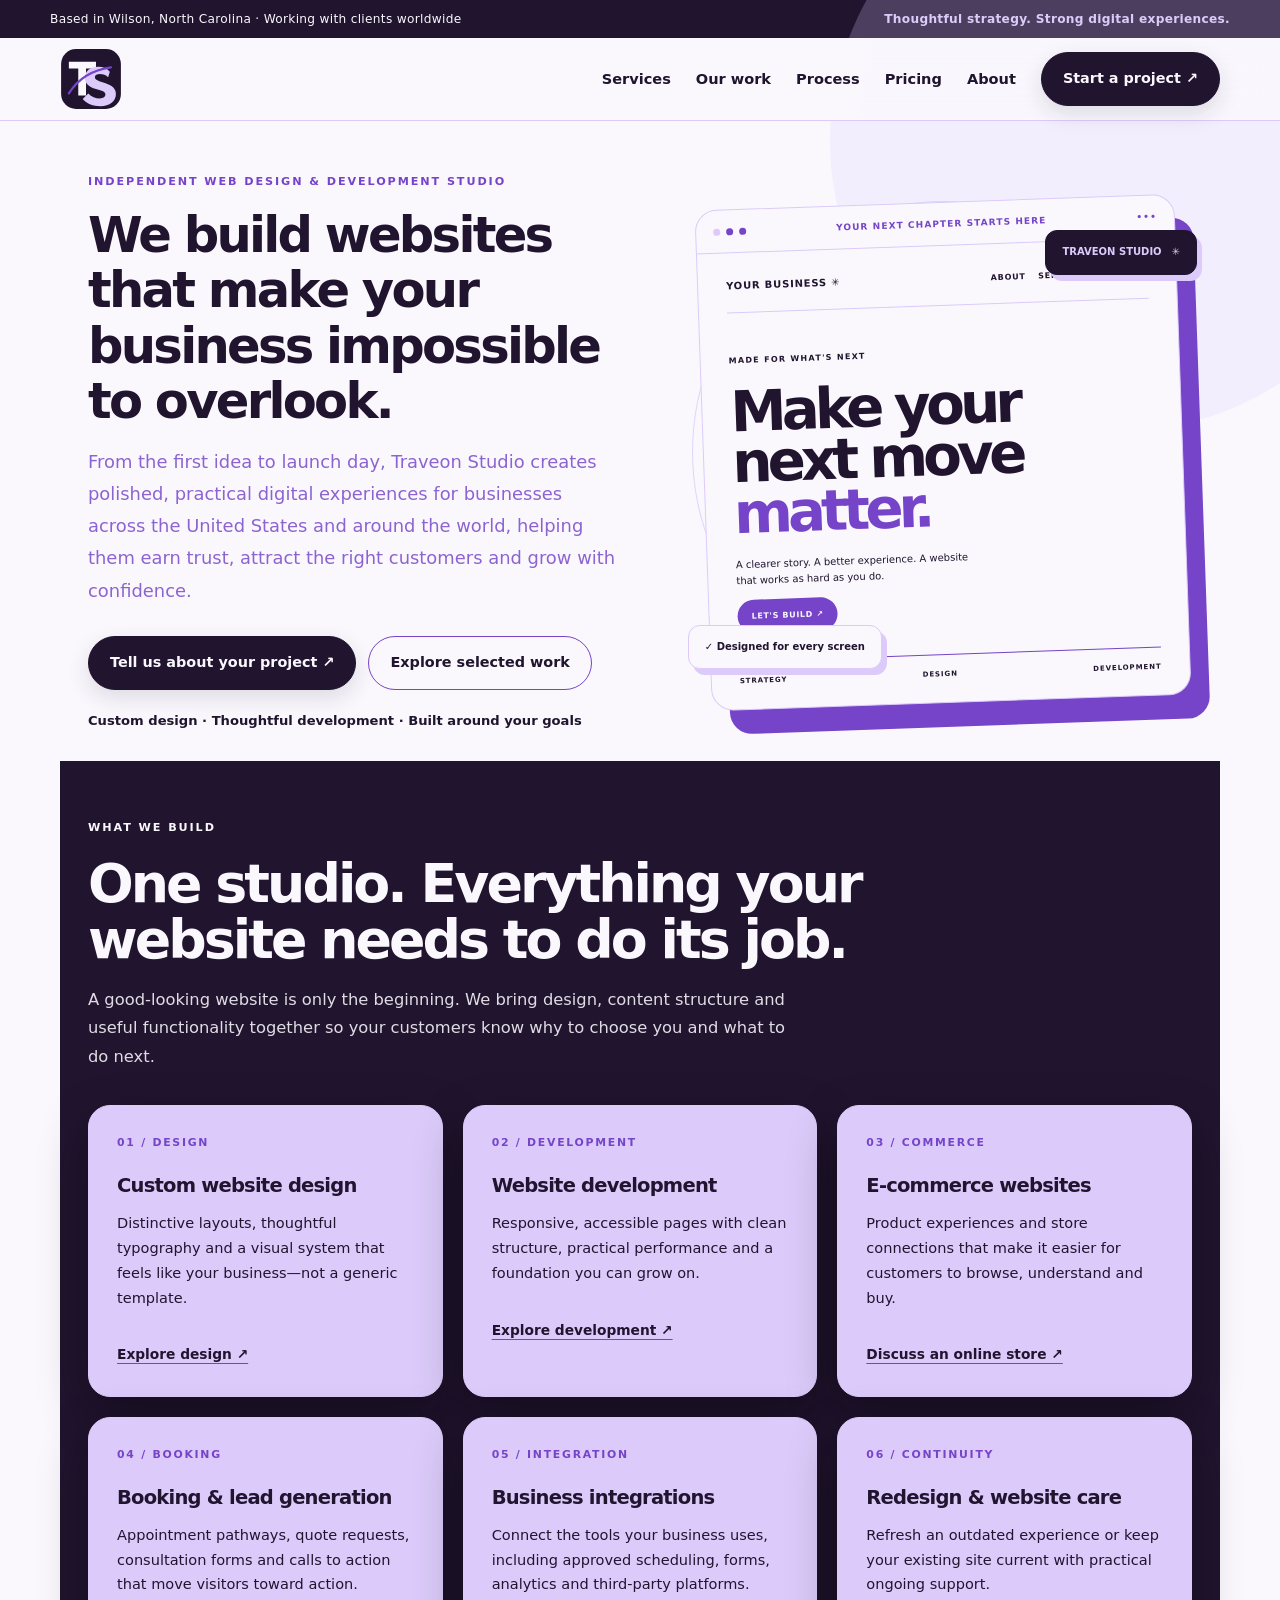
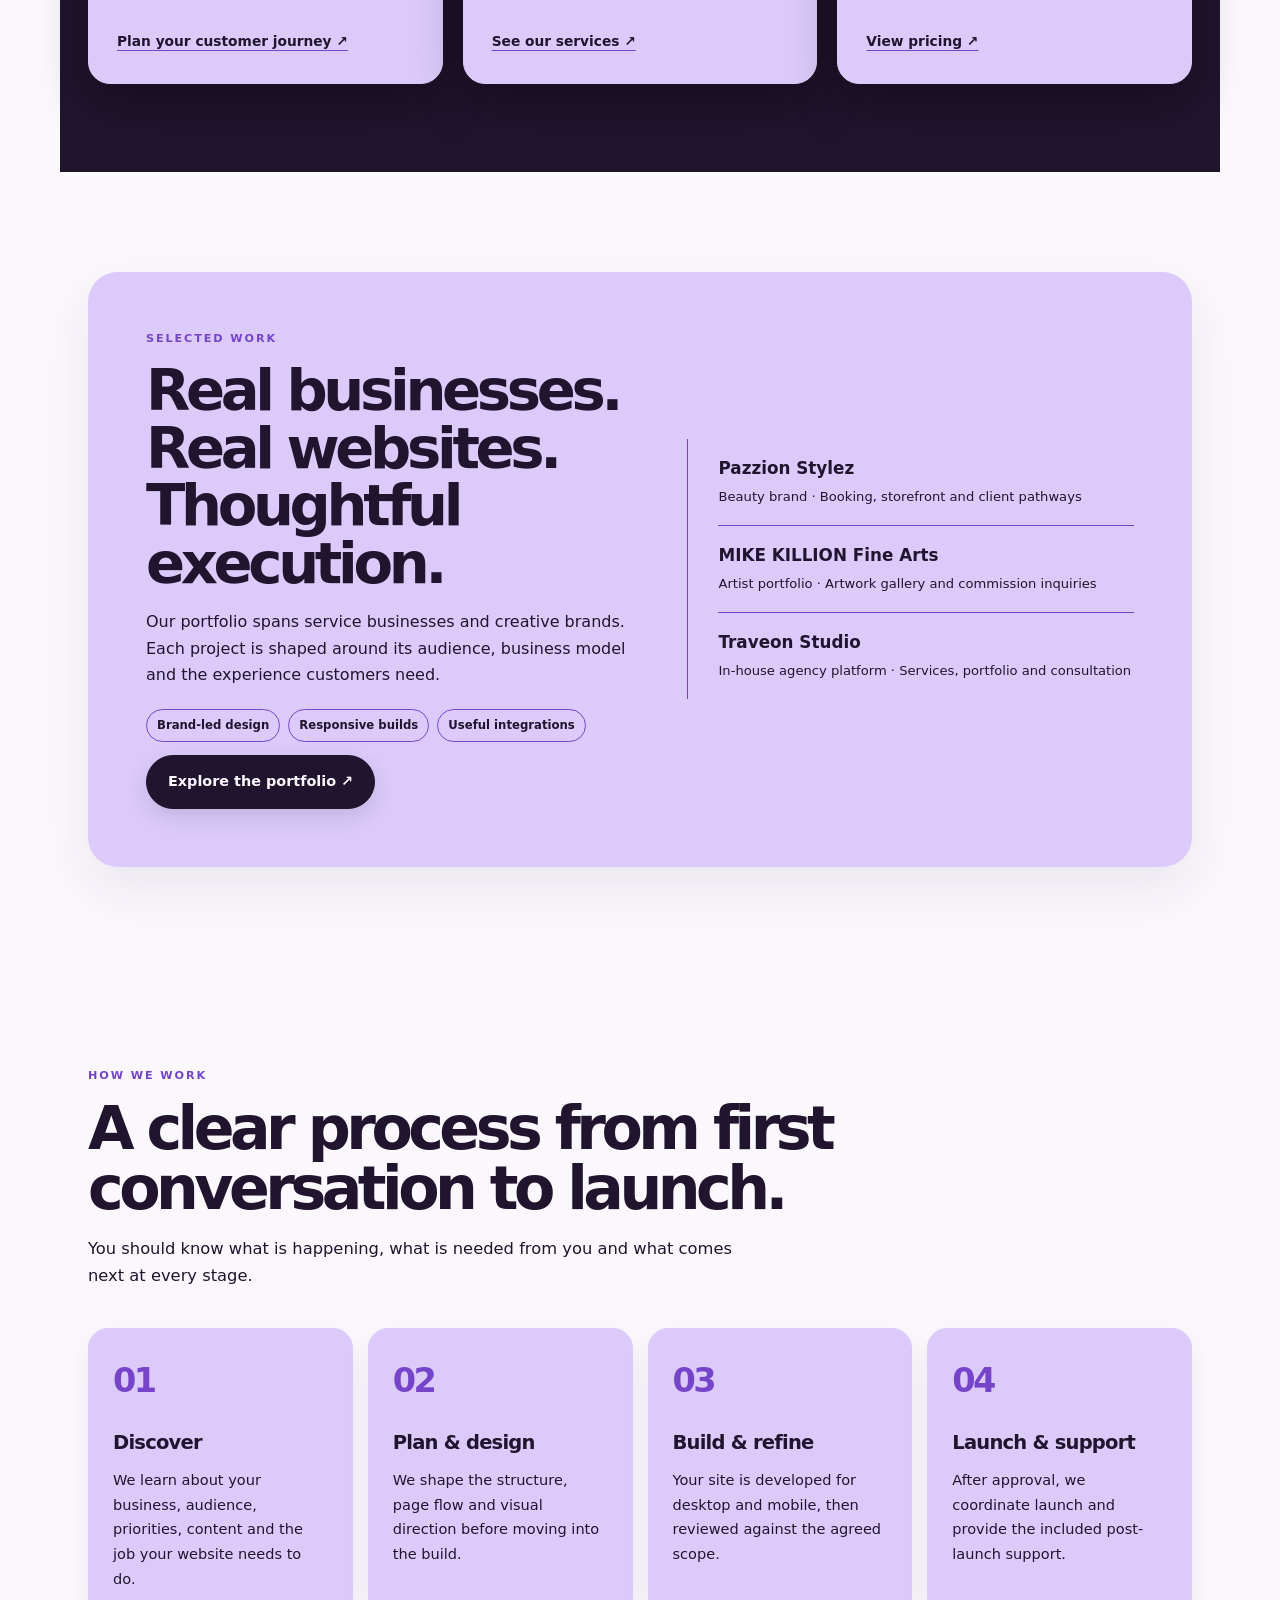
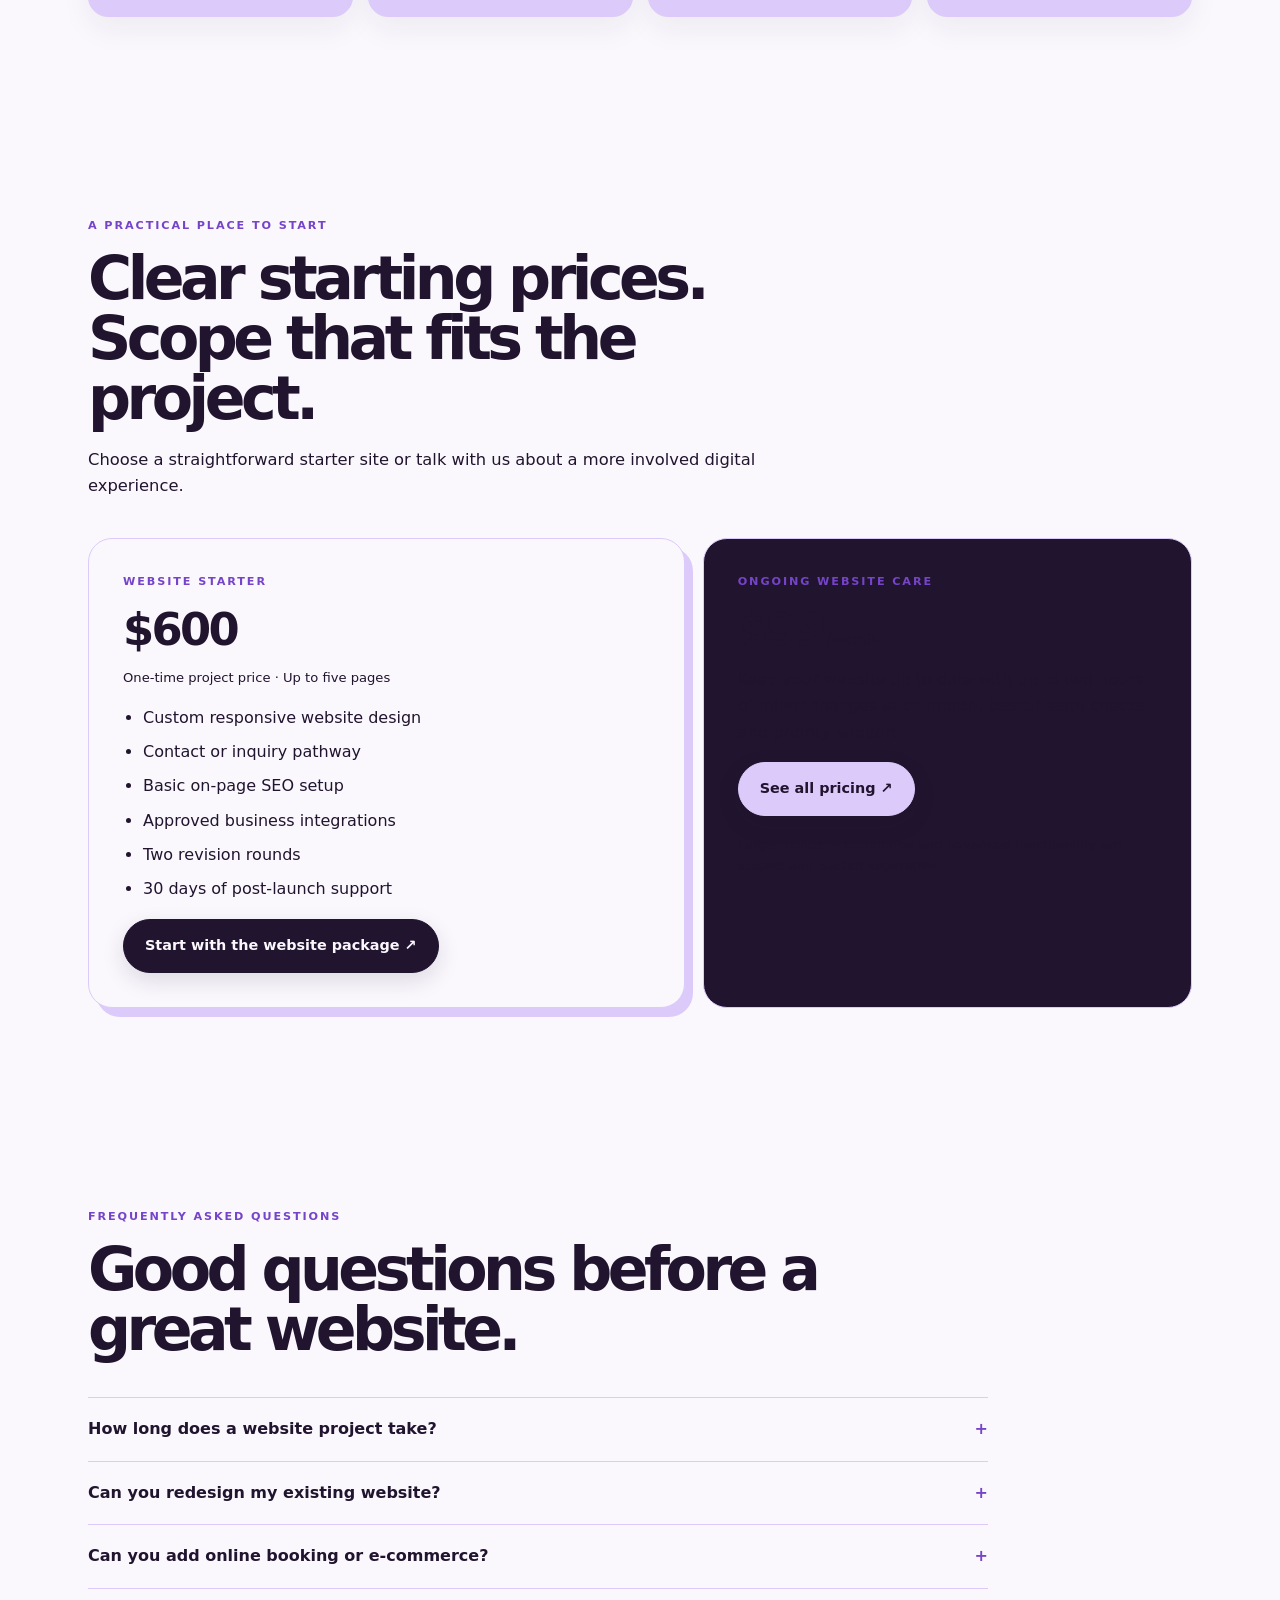
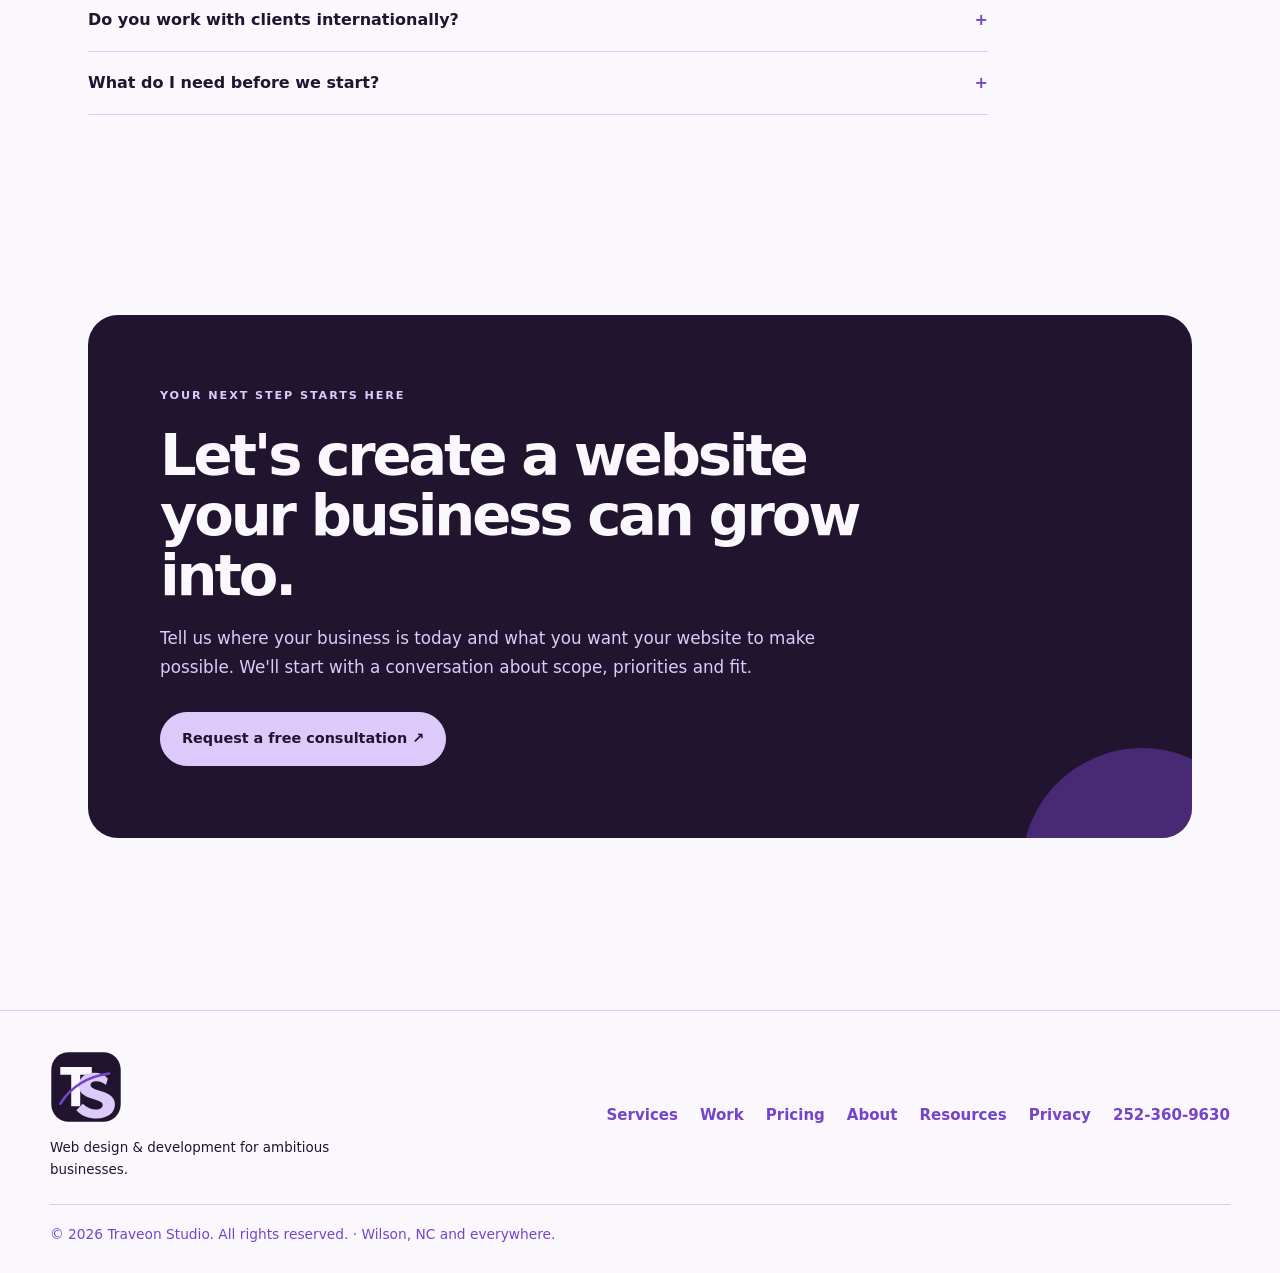
<file: index.html>
<!doctype html>
<html lang="en">
<head>
<meta charset="utf-8"><meta name="viewport" content="width=device-width,initial-scale=1">
<meta name="theme-color" content="#21142F">
<title>Traveon Studio | Websites Built to Move Business Forward</title>
<meta name="description" content="Traveon Studio designs and builds distinctive, high-performing websites for ambitious businesses in the United States and worldwide. Strategy, web design, development and ongoing care.">
<link rel="canonical" href="https://traveonstudio.com/">
<link rel="icon" type="image/svg+xml" href="/assets/traveon-studio-favicon.svg">
<meta property="og:type" content="website"><meta property="og:site_name" content="Traveon Studio"><meta property="og:title" content="Traveon Studio — Websites built to move business forward"><meta property="og:description" content="Strategy, design and development for businesses across the United States and around the world."><meta property="og:url" content="https://traveonstudio.com/"><meta name="twitter:card" content="summary_large_image">
<link rel="stylesheet" href="/assets/traveon-studio.css">
<style>
:root{--ivory:#FAF8FD;--forest:#21142F;--leaf:#7544C8;--lime:#DCCBFA;--muted:var(--leaf);--line:var(--leaf)}
*{box-sizing:border-box}
html{scroll-behavior:smooth;scroll-padding-top:100px}
body{margin:0;background:var(--ivory)!important;color:var(--forest)!important;font:16px/1.65 Inter,ui-sans-serif,system-ui,-apple-system,"Segoe UI",sans-serif;-webkit-font-smoothing:antialiased}
a{color:inherit}img{max-width:100%;height:auto}
.wrap{width:min(1180px,calc(100% - 56px));margin-inline:auto}
.skip{position:absolute;left:-9999px;top:10px;z-index:100;background:var(--lime);color:var(--forest);padding:12px 16px;border-radius:8px}.skip:focus{left:12px}
.announce{background:var(--forest);color:var(--ivory);font-size:.76rem;letter-spacing:.025em;padding:9px 0}.announce .wrap{display:flex;justify-content:space-between;gap:20px}.announce strong{color:var(--lime);font-weight:750}
header{position:sticky;top:0;z-index:40;background:var(--ivory)!important;border-bottom:1px solid var(--leaf)!important}
.nav{min-height:84px;display:flex;align-items:center;justify-content:space-between;gap:28px}
.brand img{display:block;width:235px;max-height:55px}
nav{display:flex;align-items:center;gap:clamp(14px,2vw,27px)}nav a{text-decoration:none;font-size:.88rem;font-weight:750;color:var(--forest)!important}nav a:hover{text-decoration:underline;text-decoration-color:var(--leaf);text-underline-offset:6px}
.btn{display:inline-flex;align-items:center;justify-content:center;gap:10px;padding:14px 21px;border-radius:999px;background:var(--forest)!important;color:var(--ivory)!important;border:1px solid var(--forest)!important;text-decoration:none;font-weight:800;font-size:.9rem;transition:transform .2s ease,background .2s ease}.btn:hover{background:var(--leaf)!important;border-color:var(--leaf)!important;transform:translateY(-2px)}.btn.outline{background:transparent!important;color:var(--forest)!important;border-color:var(--leaf)!important}.btn.lime{background:var(--lime)!important;color:var(--forest)!important;border-color:var(--lime)!important}
.hero{position:relative;overflow:hidden;padding:80px 0 76px;background:var(--ivory)}
.hero:before{content:"";position:absolute;width:580px;height:580px;border-radius:50%;background:var(--lime);opacity:.23;right:-190px;top:-270px}
.hero-grid{position:relative;display:grid;grid-template-columns:1.03fr .97fr;gap:60px;align-items:center}
.eyebrow{text-transform:uppercase;letter-spacing:.17em;font-size:.7rem;font-weight:900;color:var(--leaf)}
h1,h2,h3,p{margin-top:0}
h1{max-width:720px;font-size:clamp(3.3rem,6.4vw,6.25rem);line-height:.94;letter-spacing:-.085em;margin:20px 0 24px;font-weight:850}
h1 em,.section-head h2 em{font-style:normal;color:var(--leaf)}
.lead{max-width:590px;font-size:1.12rem;line-height:1.8;color:var(--leaf);margin-bottom:0}
.actions{display:flex;gap:12px;flex-wrap:wrap;margin:29px 0 20px}.microproof{font-size:.82rem;color:var(--leaf);font-weight:650}
.visual{position:relative;min-height:490px;display:grid;place-items:center}
.orbit{position:absolute;width:430px;height:430px;border-radius:50%;border:1px solid var(--leaf);box-shadow:0 0 0 35px var(--ivory),0 0 0 36px var(--leaf);opacity:.4}
.browser{position:relative;z-index:1;width:min(100%,480px);background:var(--ivory);border:1px solid var(--leaf);border-radius:18px;overflow:hidden;box-shadow:18px 24px 0 var(--lime);transform:rotate(-2deg)}
.browser-top{height:43px;padding:0 17px;display:flex;align-items:center;justify-content:space-between;border-bottom:1px solid var(--leaf);font-size:9px;letter-spacing:.12em;color:var(--leaf);font-weight:800}
.dots{display:flex;gap:6px}.dots i{display:block;width:7px;height:7px;border-radius:50%;background:var(--leaf)}.dots i:first-child{background:var(--lime)}
.mock{padding:25px 28px 22px}
.mock-nav{display:flex;justify-content:space-between;align-items:center;padding-bottom:17px;border-bottom:1px solid var(--leaf);font-size:10px;font-weight:900;letter-spacing:.08em}.mock-nav small{font-size:8px;color:var(--leaf);font-weight:750}
.mock-body{padding:32px 0 28px}.mock-body small{font-size:8px;letter-spacing:.16em;font-weight:900;color:var(--leaf)}
.mock-body strong{display:block;font-size:clamp(2.7rem,4.4vw,4.1rem);line-height:.91;letter-spacing:-.085em;margin:15px 0 17px}.mock-body strong em{font-style:normal;color:var(--leaf)}
.mock-body p{max-width:245px;color:var(--leaf);font-size:10px;line-height:1.65}
.mock-cta{display:inline-flex;padding:10px 14px;border-radius:3px;background:var(--lime);color:var(--forest);font-size:8px;font-weight:900;letter-spacing:.08em}
.mock-foot{display:flex;justify-content:space-between;border-top:1px solid var(--leaf);padding-top:14px;color:var(--leaf);font-size:7px;letter-spacing:.13em;font-weight:900}
.float{position:absolute;z-index:2;padding:13px 16px;border:1px solid var(--leaf);border-radius:12px;background:var(--ivory);color:var(--forest);font-size:10px;font-weight:850;box-shadow:5px 6px 0 var(--lime)}.float.one{left:-6px;bottom:48px}.float.two{right:-5px;top:43px;background:var(--forest);color:var(--lime);border-color:var(--forest);box-shadow:5px 6px 0 var(--lime)}
.trustbar{background:var(--forest);color:var(--ivory);padding:20px 0}.trust{display:flex;justify-content:space-between;gap:20px;flex-wrap:wrap;font-size:.83rem;font-weight:750}.trust span:before{content:"✳";color:var(--lime);padding-right:9px}
section{padding:88px 0}.services{background:var(--forest);color:var(--ivory)}.section-head{max-width:780px;margin-bottom:38px}.section-head h2{font-size:clamp(2.35rem,4.7vw,4.2rem);line-height:1;letter-spacing:-.075em;margin:13px 0 18px}.section-head p{max-width:680px;color:var(--leaf);font-size:1.02rem}.services .section-head p{color:var(--ivory)}.services .eyebrow{color:var(--lime)}
.cards{display:grid;grid-template-columns:repeat(3,minmax(0,1fr));gap:16px}
.card{background:var(--ivory)!important;color:var(--forest)!important;border:1px solid var(--leaf)!important;border-radius:17px;padding:27px;box-shadow:7px 7px 0 var(--lime);transition:transform .2s ease,box-shadow .2s ease}
.card:hover{transform:translateY(-5px);box-shadow:10px 12px 0 var(--lime)}
.card .index{font-size:.68rem;letter-spacing:.16em;font-weight:900;color:var(--leaf)}.card h3{font-size:1.22rem;letter-spacing:-.04em;margin:18px 0 9px;color:var(--forest)!important}.card p{font-size:.91rem;line-height:1.7;color:var(--leaf);margin-bottom:0}.card a{display:inline-block;margin-top:17px;color:var(--forest)!important;font-size:.86rem;font-weight:850;text-decoration-thickness:1px;text-underline-offset:4px}
.work-section{background:var(--ivory)}.featured{display:grid;grid-template-columns:1.05fr .95fr;gap:48px;align-items:center;background:var(--lime);border-radius:24px;padding:clamp(30px,5vw,58px);color:var(--forest)}
.featured .eyebrow{color:var(--leaf)}.featured h2{font-size:clamp(2.4rem,4.5vw,3.8rem);line-height:1;letter-spacing:-.075em;margin:14px 0 17px;color:var(--forest)!important}.featured p{color:var(--forest);max-width:490px}.featured .btn{margin-top:13px}
.project-list{border-left:1px solid var(--forest);padding-left:30px}.project{padding:16px 0;border-bottom:1px solid var(--forest)}.project:last-child{border-bottom:0}.project strong{display:block;font-size:1.05rem;color:var(--forest)}.project span{font-size:.82rem;color:var(--forest)}
.pillrow{display:flex;gap:8px;flex-wrap:wrap;margin-top:20px}.pill{border:1px solid var(--forest);border-radius:99px;padding:6px 10px;font-size:.73rem;font-weight:750;color:var(--forest)}
.process{display:grid;grid-template-columns:repeat(4,minmax(0,1fr));gap:15px}.process .card{box-shadow:none}.number{font-size:2.1rem;font-weight:900;letter-spacing:-.08em;color:var(--leaf)}
.pricing{background:var(--ivory)}.pricing-grid{display:grid;grid-template-columns:1fr .82fr;gap:18px}.price-main,.price-side{border-radius:20px;padding:34px;border:1px solid var(--leaf)}.price-main{background:var(--ivory);box-shadow:8px 8px 0 var(--lime)}.price-side{background:var(--forest);color:var(--ivory)}.price-side h3{color:var(--ivory)}.price-side p{color:var(--ivory)}.price-side .eyebrow{color:var(--lime)}.price{font-size:clamp(3.3rem,6vw,4.8rem);font-weight:900;line-height:1.05;letter-spacing:-.085em;color:var(--forest)}.price-side .price{font-size:2.7rem;color:var(--lime)}.price-main ul{padding-left:20px;color:var(--leaf)}.price-main li{margin:8px 0}.note{font-size:.82rem;color:var(--leaf)}.price-side .note{color:var(--ivory)}
.faq{max-width:900px}.faq details{border-top:1px solid var(--leaf);padding:18px 0}.faq details:last-child{border-bottom:1px solid var(--leaf)}.faq summary{display:flex;justify-content:space-between;gap:15px;cursor:pointer;list-style:none;font-weight:850}.faq summary:after{content:"+";color:var(--leaf)}.faq details[open] summary:after{content:"−"}.faq details p{margin:12px 0 0;color:var(--leaf);max-width:750px}
.cta{background:var(--forest);color:var(--ivory);border-radius:24px;padding:clamp(32px,5vw,62px);position:relative;overflow:hidden}.cta:after{content:"";position:absolute;width:240px;height:240px;border-radius:50%;background:var(--lime);right:-70px;bottom:-150px}.cta .eyebrow{color:var(--lime)}.cta h2{position:relative;z-index:1;max-width:750px;font-size:clamp(2.5rem,5vw,4.4rem);line-height:.98;letter-spacing:-.08em;margin:14px 0 17px;color:var(--ivory)!important}.cta p{max-width:640px;color:var(--ivory)}.cta .btn{position:relative;z-index:1;background:var(--lime)!important;border-color:var(--lime)!important;color:var(--forest)!important;margin-top:10px}
footer{background:var(--ivory)!important;border-top:1px solid var(--leaf)!important;padding:38px 0;color:var(--leaf)!important}.foot{display:flex;justify-content:space-between;align-items:flex-start;gap:25px;flex-wrap:wrap}.foot img{width:220px}.footlinks{display:flex;gap:17px;flex-wrap:wrap}.footlinks a{font-size:.84rem;text-decoration:none;color:var(--forest)!important}.footnote{width:100%;border-top:1px solid var(--leaf);padding-top:17px;color:var(--leaf);font-size:.8rem}
:focus-visible{outline:3px solid var(--leaf);outline-offset:4px}
h1,h2,h3,h4,main h1,main h2,main h3{color:var(--forest)!important}.services h1,.services h2,.services h3,.cta h2{color:var(--ivory)!important}.eyebrow,.services .eyebrow,.cta .eyebrow{color:var(--leaf)!important}.services .eyebrow,.cta .eyebrow{color:var(--lime)!important}header nav a,header .brand{color:var(--forest)!important}main a:not(.btn),footer a{color:var(--forest)!important}.services .card p{color:var(--leaf)!important}.services .card h3{color:var(--forest)!important}
@media(max-width:950px){.hero-grid{grid-template-columns:1fr;gap:22px}.hero{padding-top:62px}.visual{max-width:590px;width:100%;margin:auto}.cards{grid-template-columns:repeat(2,minmax(0,1fr))}.featured{grid-template-columns:1fr}.project-list{border-left:0;border-top:1px solid var(--forest);padding:12px 0 0}.process{grid-template-columns:repeat(2,minmax(0,1fr))}}
@media(max-width:700px){.wrap{width:calc(100% - 34px)}.nav{align-items:flex-start;flex-direction:column;padding:14px 0;gap:13px}.brand img{width:215px;max-height:48px}nav{justify-content:flex-start;gap:10px 16px;flex-wrap:wrap}nav a{font-size:.82rem}.announce .wrap{display:block}.announce strong{display:block;margin-top:3px}.hero{padding:46px 0 48px}.hero h1{font-size:clamp(3rem,13vw,4.5rem)}.visual{min-height:360px}.orbit{width:290px;height:290px}.browser{width:94%}.mock{padding:19px}.mock-body{padding:23px 0}.mock-body strong{font-size:clamp(2.5rem,10vw,3.6rem)}.float.one{left:0;bottom:6px}.float.two{right:0;top:5px}.trust{display:grid;grid-template-columns:1fr 1fr;gap:12px}section{padding:64px 0}.cards,.process,.pricing-grid{grid-template-columns:1fr}.card{padding:23px}.featured,.price-main,.price-side{padding:25px}.project-list{padding-top:10px}.actions .btn{width:100%}.foot{display:block}.footlinks{margin:19px 0}.footnote{margin-top:20px}}
@media(prefers-reduced-motion:reduce){html{scroll-behavior:auto}*,*:before,*:after{transition-duration:.01ms!important;animation-duration:.01ms!important}}
 
/* 2026 purple premium homepage refresh — four-color system */
:root{--ivory:#FAF8FD;--forest:#21142F;--leaf:#7544C8;--lime:#DCCBFA;--muted:var(--leaf);--line:var(--leaf)}
body{background:var(--ivory)!important}
.announce{background:var(--forest);color:var(--ivory)}
.announce strong{color:var(--lime)}
header{background:rgba(250,248,253,.92)!important;backdrop-filter:blur(18px);border-bottom:1px solid var(--lime)!important}
nav a{transition:color .2s ease,transform .2s ease}
nav a:hover{color:var(--leaf)!important}
.btn{background:var(--forest)!important;border-color:var(--forest)!important;box-shadow:0 8px 22px rgba(33,20,47,.13)}
.btn:hover{background:var(--leaf)!important;border-color:var(--leaf)!important}
.btn.outline{background:transparent!important;color:var(--forest)!important;border:1px solid var(--leaf)!important;box-shadow:none}
.btn.lime,.cta .btn{background:var(--lime)!important;border-color:var(--lime)!important;color:var(--forest)!important}
.hero{padding:96px 0 88px;background:radial-gradient(ellipse at 82% 38%,rgba(220,203,250,.65),transparent 38%),var(--ivory)}
.hero-grid{gap:clamp(38px,6vw,86px)}
h1{font-size:clamp(3.6rem,6.5vw,6.8rem);line-height:.91;letter-spacing:-.09em}
h1 em,.section-head h2 em{color:var(--leaf)}
.lead{color:var(--forest);opacity:.82;font-size:1.12rem;max-width:570px}
.microproof{color:var(--leaf)}
.visual{min-height:530px}
.orbit{border-color:var(--lime);box-shadow:0 0 0 35px var(--ivory),0 0 0 36px var(--lime);opacity:.8}
.browser{background:var(--ivory);border-color:var(--lime);box-shadow:18px 24px 0 var(--leaf);border-radius:22px}
.browser-top{border-color:var(--lime);color:var(--leaf)}
.dots i{background:var(--leaf)}
.dots i:first-child{background:var(--lime)}
.mock-nav{border-color:var(--lime)}
.mock-body small,.mock-body p,.mock-foot{color:var(--leaf)}
.mock-body strong em{color:var(--leaf)}
.mock-cta{background:var(--leaf);color:var(--ivory);border-radius:999px}
.float{border-color:var(--lime);box-shadow:5px 6px 0 var(--lime)}
.float.two{background:var(--forest);color:var(--lime);border-color:var(--forest)}
.trustbar{background:var(--forest);color:var(--ivory)}
.trust span:before{color:var(--lime)}
section{padding:100px 0}
.services{background:var(--forest);color:var(--ivory)}
.services .section-head p{color:var(--ivory);opacity:.8}
.cards{gap:20px}
.card{border-color:var(--lime)!important;border-radius:20px;padding:30px;box-shadow:0 14px 34px rgba(33,20,47,.08),6px 7px 0 var(--lime)}
.card:hover{box-shadow:0 18px 42px rgba(33,20,47,.13),8px 10px 0 var(--leaf)}
.card .index,.card p,.card a{color:var(--leaf)!important}
.featured{background:var(--lime);border-radius:30px;box-shadow:0 22px 55px rgba(33,20,47,.08)}
.project-list{border-color:var(--leaf)}
.project{border-color:var(--leaf)}
.pill{border-color:var(--leaf)}
.process .card{box-shadow:0 12px 30px rgba(33,20,47,.06)}
.number{color:var(--leaf)}
.price-main,.price-side{border-color:var(--lime);border-radius:24px}
.price-main{box-shadow:8px 9px 0 var(--lime)}
.price-side{background:var(--forest)}
.price-side .price{color:var(--lime)}
.faq details,.faq details:last-child{border-color:var(--lime)}
.faq details p{color:var(--leaf)}
.cta{background:var(--forest);border-radius:30px}
.cta:after{background:var(--leaf);opacity:.45}
footer{border-color:var(--lime)!important}
:focus-visible{outline:3px solid var(--leaf)!important}
@media(max-width:950px){.hero{padding:68px 0}.visual{min-height:470px}}
@media(max-width:700px){.hero{padding:50px 0}.hero h1{font-size:clamp(3.15rem,13vw,4.7rem)}section{padding:70px 0}.visual{min-height:365px}.cards{gap:15px}.card{box-shadow:0 10px 25px rgba(33,20,47,.07),4px 5px 0 var(--lime)}}


/* Homepage text contrast repair */
body,main p,.lead,.microproof,.mock-body p,.mock-foot{color:#21142F!important}
.card p,.services .section-head p{color:#21142F!important}

</style>
</head>
<body>
<a class="skip" href="#main">Skip to content</a>
<div class="announce"><div class="wrap"><span>Based in Wilson, North Carolina · Working with clients worldwide</span><strong>Thoughtful strategy. Strong digital experiences.</strong></div></div>
<header><div class="wrap nav"><a class="brand" href="/" aria-label="Traveon Studio home"><img src="/assets/traveon-studio-logo.svg" alt="Traveon Studio" width="235" height="52"></a><nav aria-label="Main navigation"><a href="#services">Services</a><a href="#work">Our work</a><a href="#process">Process</a><a href="#pricing">Pricing</a><a href="/about/">About</a><a class="btn" href="/contact/">Start a project ↗</a></nav></div></header>
<main id="main">
<section class="hero"><div class="wrap hero-grid"><div><div class="eyebrow">Independent web design & development studio</div><h1>We build websites that make your business <em>impossible to overlook.</em></h1><p class="lead">From the first idea to launch day, Traveon Studio creates polished, practical digital experiences for businesses across the United States and around the world, helping them earn trust, attract the right customers and grow with confidence.</p><div class="actions"><a class="btn" href="/contact/">Tell us about your project ↗</a><a class="btn outline" href="/work/">Explore selected work</a></div><div class="microproof">Custom design · Thoughtful development · Built around your goals</div></div>
<div class="visual" aria-label="Illustration of a custom business website"><div class="orbit"></div><div class="browser"><div class="browser-top"><span class="dots"><i></i><i></i><i></i></span><span>YOUR NEXT CHAPTER STARTS HERE</span><span>•••</span></div><div class="mock"><div class="mock-nav"><span>YOUR BUSINESS ✳</span><small>ABOUT　 SERVICES　 CONTACT</small></div><div class="mock-body"><small>MADE FOR WHAT'S NEXT</small><strong>Make your<br>next move<br><em>matter.</em></strong><p>A clearer story. A better experience. A website that works as hard as you do.</p><span class="mock-cta">LET'S BUILD ↗</span></div><div class="mock-foot"><span>STRATEGY</span><span>DESIGN</span><span>DEVELOPMENT</span></div></div></div><div class="float one">✓ Designed for every screen</div><div class="float two">TRAVEON STUDIO　✳</div></div></div></section>

<section class="services" id="services"><div class="wrap"><div class="section-head"><div class="eyebrow">What we build</div><h2>One studio. Everything your website needs to do its job.</h2><p>A good-looking website is only the beginning. We bring design, content structure and useful functionality together so your customers know why to choose you and what to do next.</p></div><div class="cards">
<article class="card"><div class="index">01 / DESIGN</div><h3>Custom website design</h3><p>Distinctive layouts, thoughtful typography and a visual system that feels like your business—not a generic template.</p><a href="/services/">Explore design ↗</a></article>
<article class="card"><div class="index">02 / DEVELOPMENT</div><h3>Website development</h3><p>Responsive, accessible pages with clean structure, practical performance and a foundation you can grow on.</p><a href="/services/">Explore development ↗</a></article>
<article class="card"><div class="index">03 / COMMERCE</div><h3>E-commerce websites</h3><p>Product experiences and store connections that make it easier for customers to browse, understand and buy.</p><a href="/contact/">Discuss an online store ↗</a></article>
<article class="card"><div class="index">04 / BOOKING</div><h3>Booking & lead generation</h3><p>Appointment pathways, quote requests, consultation forms and calls to action that move visitors toward action.</p><a href="/contact/">Plan your customer journey ↗</a></article>
<article class="card"><div class="index">05 / INTEGRATION</div><h3>Business integrations</h3><p>Connect the tools your business uses, including approved scheduling, forms, analytics and third-party platforms.</p><a href="/services/">See our services ↗</a></article>
<article class="card"><div class="index">06 / CONTINUITY</div><h3>Redesign & website care</h3><p>Refresh an outdated experience or keep your existing site current with practical ongoing support.</p><a href="/pricing/">View pricing ↗</a></article>
</div></div></section>
<section class="work-section" id="work"><div class="wrap"><div class="featured"><div><div class="eyebrow">Selected work</div><h2>Real businesses. Real websites. Thoughtful execution.</h2><p>Our portfolio spans service businesses and creative brands. Each project is shaped around its audience, business model and the experience customers need.</p><div class="pillrow"><span class="pill">Brand-led design</span><span class="pill">Responsive builds</span><span class="pill">Useful integrations</span></div><a class="btn" href="/work/">Explore the portfolio ↗</a></div><div class="project-list"><div class="project"><strong>Pazzion Stylez</strong><span>Beauty brand · Booking, storefront and client pathways</span></div><div class="project"><strong>MIKE KILLION Fine Arts</strong><span>Artist portfolio · Artwork gallery and commission inquiries</span></div><div class="project"><strong>Traveon Studio</strong><span>In-house agency platform · Services, portfolio and consultation</span></div></div></div></div></section>
<section id="process"><div class="wrap"><div class="section-head"><div class="eyebrow">How we work</div><h2>A clear process from first conversation to launch.</h2><p>You should know what is happening, what is needed from you and what comes next at every stage.</p></div><div class="process">
<article class="card"><div class="number">01</div><h3>Discover</h3><p>We learn about your business, audience, priorities, content and the job your website needs to do.</p></article>
<article class="card"><div class="number">02</div><h3>Plan & design</h3><p>We shape the structure, page flow and visual direction before moving into the build.</p></article>
<article class="card"><div class="number">03</div><h3>Build & refine</h3><p>Your site is developed for desktop and mobile, then reviewed against the agreed scope.</p></article>
<article class="card"><div class="number">04</div><h3>Launch & support</h3><p>After approval, we coordinate launch and provide the included post-launch support.</p></article>
</div></div></section>
<section class="pricing" id="pricing"><div class="wrap"><div class="section-head"><div class="eyebrow">A practical place to start</div><h2>Clear starting prices. Scope that fits the project.</h2><p>Choose a straightforward starter site or talk with us about a more involved digital experience.</p></div><div class="pricing-grid"><div class="price-main"><div class="eyebrow">Website starter</div><div class="price">$600</div><p class="note">One-time project price · Up to five pages</p><ul><li>Custom responsive website design</li><li>Contact or inquiry pathway</li><li>Basic on-page SEO setup</li><li>Approved business integrations</li><li>Two revision rounds</li><li>30 days of post-launch support</li></ul><a class="btn" href="/contact/">Start with the website package ↗</a></div><aside class="price-side"><div class="eyebrow">Ongoing website care</div><div class="price">$99<span style="font-size:1rem"> / month</span></div><p>Keep your website up to date with up to two hours of minor changes each month, basic health checks and priority support.</p><a class="btn lime" href="/pricing/">See all pricing ↗</a><p class="note" style="margin-top:18px">Larger builds, e-commerce and advanced functionality are scoped and quoted separately.</p></aside></div></div></section>
<section><div class="wrap"><div class="section-head"><div class="eyebrow">Frequently asked questions</div><h2>Good questions before a great website.</h2></div><div class="faq"><details><summary>How long does a website project take?</summary><p>A standard starter website typically takes 2–4 weeks after the required content, feedback and access are received. More involved projects receive a tailored timeline.</p></details><details><summary>Can you redesign my existing website?</summary><p>Yes. We can review the current site, identify the most important improvements and propose a scope for the redesign.</p></details><details><summary>Can you add online booking or e-commerce?</summary><p>Yes. Booking systems, storefront connections and other third-party integrations can be included when the platform and requirements are confirmed. Subscription and platform fees may be separate.</p></details><details><summary>Do you work with clients internationally?</summary><p>Absolutely. Traveon Studio is based in Wilson, North Carolina and works with businesses, entrepreneurs, and organizations across the United States and internationally. Projects are managed remotely through email, video meetings, and shared review links, so we can collaborate across locations and time zones.</p></details><details><summary>What do I need before we start?</summary><p>Helpful starting materials include your business details, services, preferred contact information, brand assets and any existing website or social links. We can identify remaining content needs during discovery.</p></details></div></div></section>
<section><div class="wrap"><div class="cta"><div class="eyebrow">Your next step starts here</div><h2>Let's create a website your business can grow into.</h2><p>Tell us where your business is today and what you want your website to make possible. We'll start with a conversation about scope, priorities and fit.</p><a class="btn" href="/contact/">Request a free consultation ↗</a></div></div></section>
</main>
<footer><div class="wrap foot"><div><a href="/" aria-label="Traveon Studio home"><img src="/assets/traveon-studio-logo.svg" alt="Traveon Studio" width="220" height="46"></a><p style="font-size:.84rem;margin:12px 0">Web design & development for ambitious businesses.</p></div><div class="footlinks"><a href="/services/">Services</a><a href="/work/">Work</a><a href="/pricing/">Pricing</a><a href="/about/">About</a><a href="/resources/">Resources</a><a href="/privacy/">Privacy</a><a href="tel:+12523609630">252-360-9630</a></div><div class="footnote">© 2026 Traveon Studio. All rights reserved. · Wilson, NC and everywhere.</div></div></footer>
</body></html>
</file>
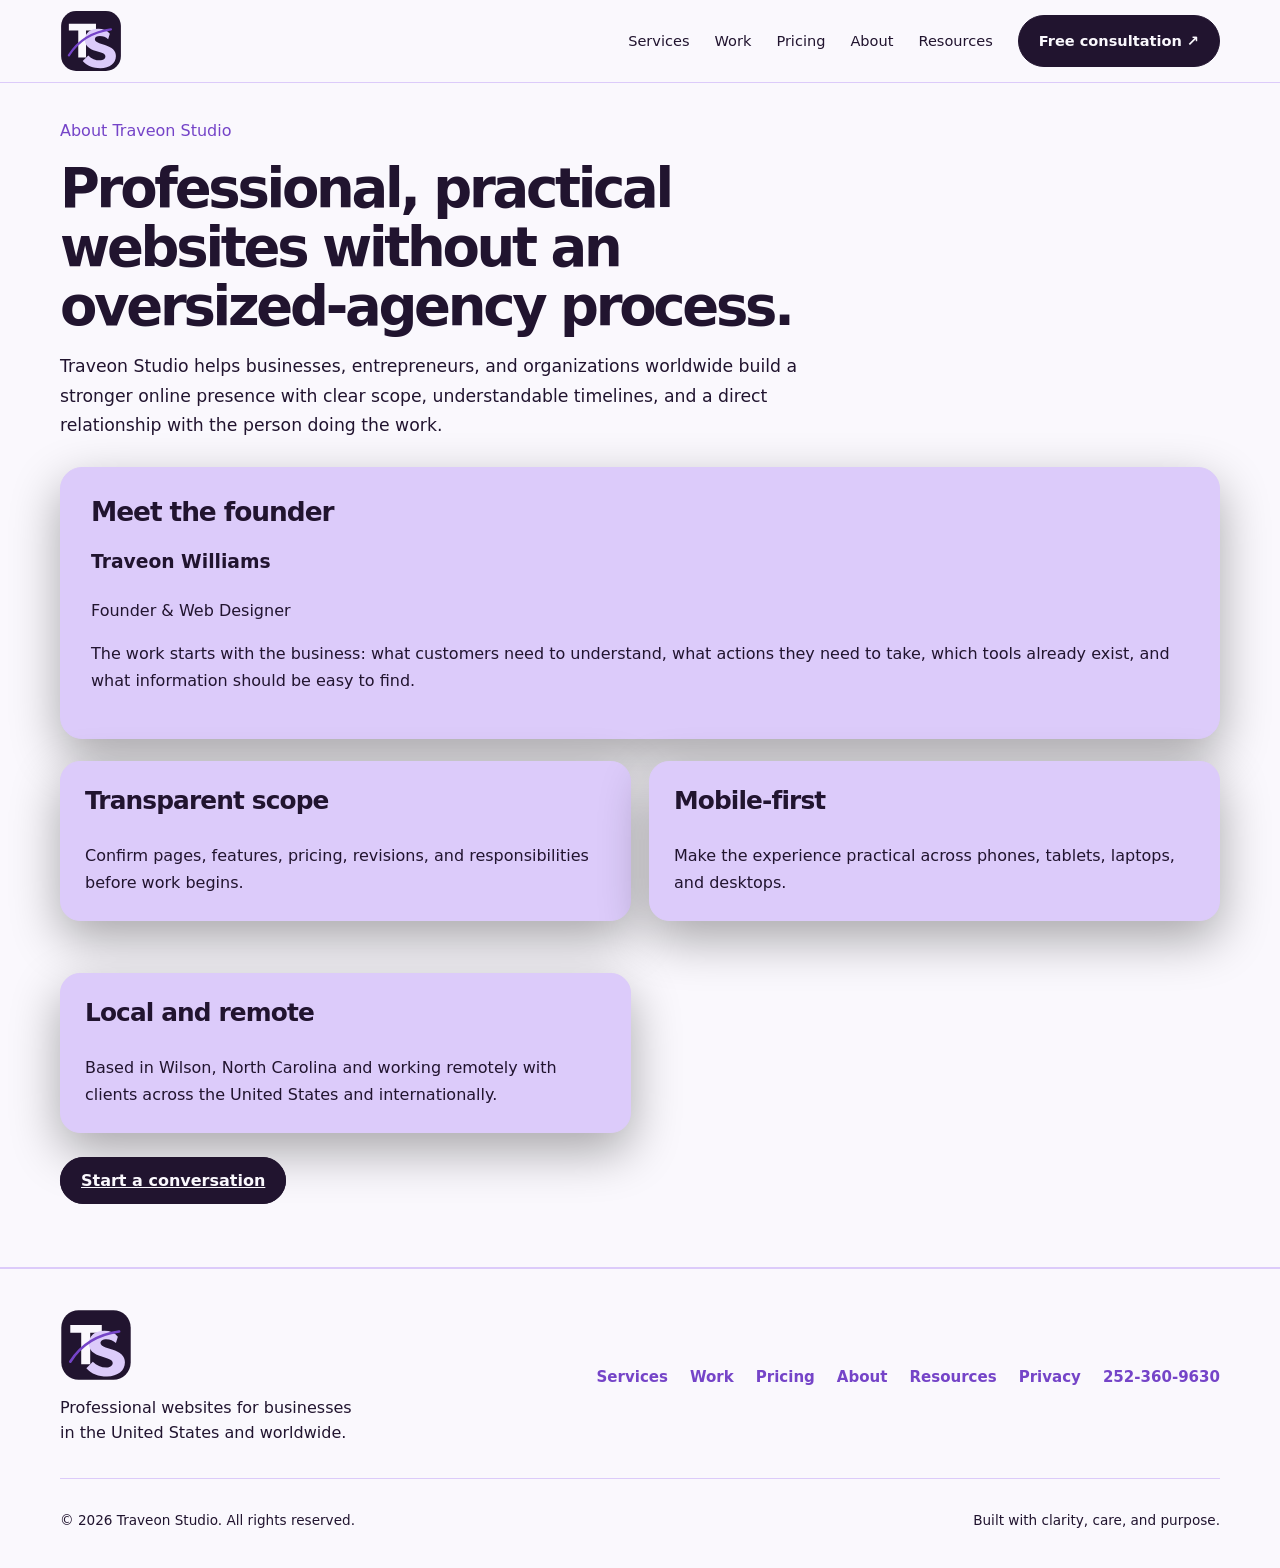
<file: about/index.html>
<!doctype html><html lang="en"><head><meta charset="utf-8"><meta name="viewport" content="width=device-width, initial-scale=1"><meta name="theme-color" content="#10291f"><meta name="description" content="Meet Traveon Williams and learn about the Traveon Studio approach."><title>About | Traveon Studio</title><link rel="canonical" href="https://traveonstudio.com/about/"><link rel="icon" type="image/svg+xml" href="/assets/traveon-studio-favicon.svg"><meta property="og:type" content="website"><meta property="og:site_name" content="Traveon Studio"><meta property="og:title" content="About | Traveon Studio"><meta property="og:description" content="Meet Traveon Williams and learn about the Traveon Studio approach."><meta property="og:url" content="https://traveonstudio.com/about/"><meta name="twitter:card" content="summary"><link rel="stylesheet" href="/assets/traveon-studio.css"></head><body><a class="skip" href="#main">Skip to content</a><header><div class="wrap nav"><a class="brand" href="/" aria-label="Traveon Studio home"><img src="/assets/traveon-studio-logo.svg" alt="Traveon Studio" width="280" height="56"></a><nav aria-label="Main navigation"><a href="/services/">Services</a><a href="/work/">Work</a><a href="/pricing/">Pricing</a><a href="/about/">About</a><a href="/resources/">Resources</a><a class="btn" href="/contact/">Free consultation ↗</a></nav></div></header><main id="main"><div class="eyebrow">About Traveon Studio</div><h1>Professional, practical websites without an oversized-agency process.</h1><p class="muted">Traveon Studio helps businesses, entrepreneurs, and organizations worldwide build a stronger online presence with clear scope, understandable timelines, and a direct relationship with the person doing the work.</p><section class="card"><h2>Meet the founder</h2><h3>Traveon Williams</h3><p class="muted">Founder &amp; Web Designer</p><p class="muted">The work starts with the business: what customers need to understand, what actions they need to take, which tools already exist, and what information should be easy to find.</p></section><div class="grid"><section class="card"><h2>Transparent scope</h2><p>Confirm pages, features, pricing, revisions, and responsibilities before work begins.</p></section><section class="card"><h2>Mobile-first</h2><p>Make the experience practical across phones, tablets, laptops, and desktops.</p></section><section class="card"><h2>Local and remote</h2><p>Based in Wilson, North Carolina and working remotely with clients across the United States and internationally.</p></section></div><a class="btn" href="/contact/">Start a conversation</a></main><footer><div class="wrap foot"><div><a class="brand" href="/"><img src="/assets/traveon-studio-logo.svg" alt="Traveon Studio" width="230" height="46"></a><p class="small">Professional websites for businesses in the United States and worldwide.</p></div><div class="footlinks"><a href="/services/">Services</a><a href="/work/">Work</a><a href="/pricing/">Pricing</a><a href="/about/">About</a><a href="/resources/">Resources</a><a href="/privacy/">Privacy</a><a href="tel:+12523609630">252-360-9630</a></div><div class="footer-bottom"><p class="small">© 2026 Traveon Studio. All rights reserved.</p><p class="small">Built with clarity, care, and purpose.</p></div></div></footer></body></html>
</file>
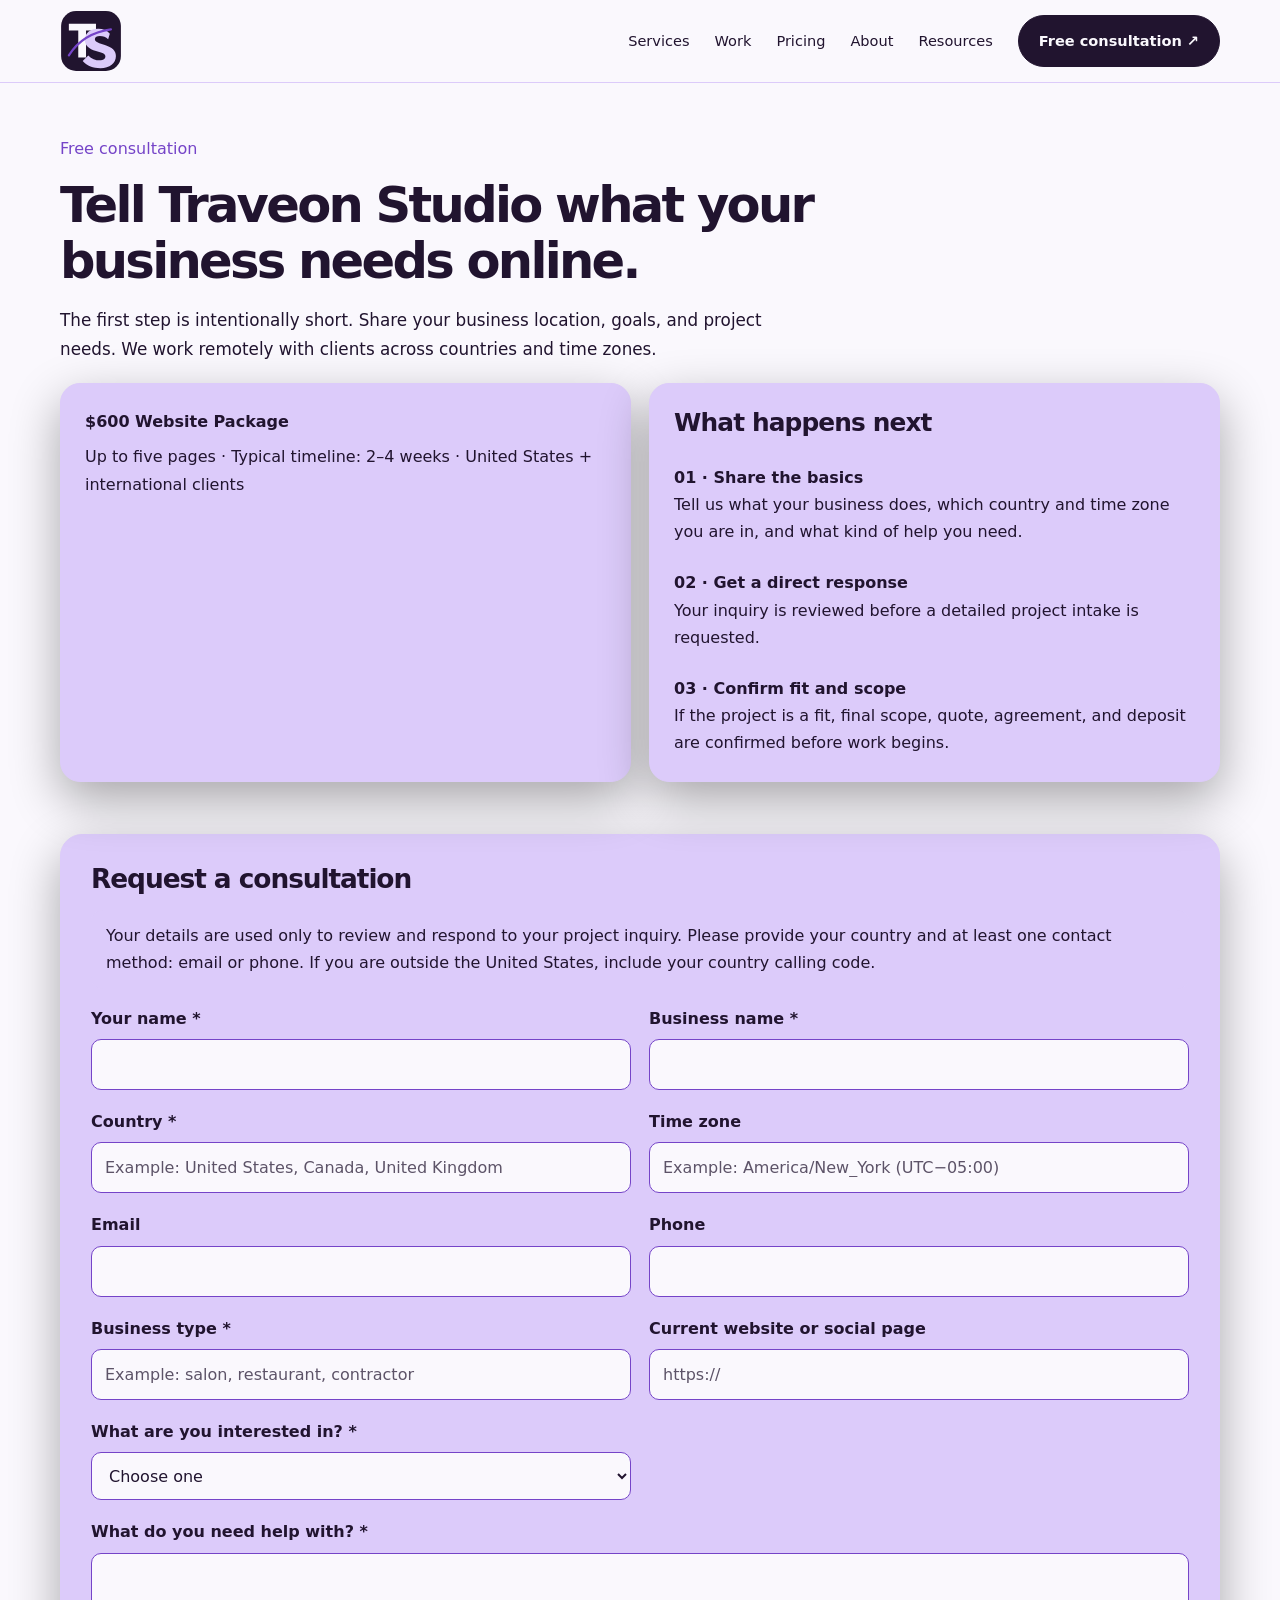
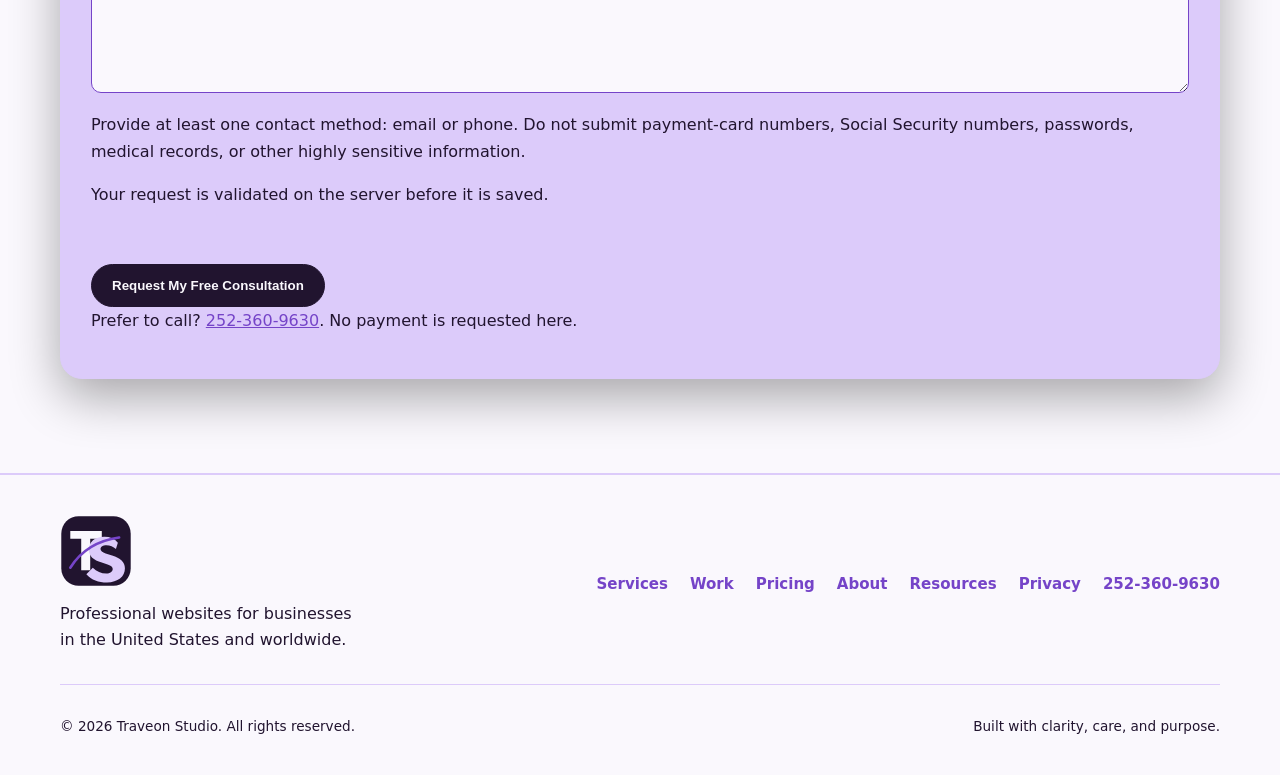
<file: contact/index.html>
<!doctype html><html lang="en"><head><meta charset="utf-8"><meta name="viewport" content="width=device-width, initial-scale=1"><meta name="theme-color" content="#10291f"><meta name="description" content="Tell Traveon Studio about your business, website goals, and project needs. Remote consultations for clients across the United States and worldwide."><title>Free Website Consultation | Traveon Studio</title><link rel="canonical" href="https://traveonstudio.com/contact/"><link rel="icon" type="image/svg+xml" href="/assets/traveon-studio-favicon.svg"><meta property="og:type" content="website"><meta property="og:site_name" content="Traveon Studio"><meta property="og:title" content="Free Website Consultation | Traveon Studio"><meta property="og:description" content="Tell Traveon Studio about your business, website goals, and project needs. Remote consultations for clients across the United States and worldwide."><meta property="og:url" content="https://traveonstudio.com/contact/"><meta name="twitter:card" content="summary"><link rel="stylesheet" href="/assets/traveon-studio.css"></head><body><a class="skip" href="#main">Skip to content</a><header><div class="wrap nav"><a class="brand" href="/" aria-label="Traveon Studio home"><img src="/assets/traveon-studio-logo.svg" alt="Traveon Studio" width="280" height="56"></a><nav aria-label="Main navigation"><a href="/services/">Services</a><a href="/work/">Work</a><a href="/pricing/">Pricing</a><a href="/about/">About</a><a href="/resources/">Resources</a><a class="btn" href="/contact/">Free consultation ↗</a></nav></div></header><main id="main"><section class="hero"><div class="eyebrow">Free consultation</div><h1>Tell Traveon Studio what your business needs online.</h1><p class="muted">The first step is intentionally short. Share your business location, goals, and project needs. We work remotely with clients across countries and time zones.</p><div class="grid"><div class="card"><strong>$600 Website Package</strong><p class="muted">Up to five pages · Typical timeline: 2–4 weeks · United States + international clients</p></div><div class="card"><h2>What happens next</h2><p><strong>01 · Share the basics</strong><br>Tell us what your business does, which country and time zone you are in, and what kind of help you need.</p><p><strong>02 · Get a direct response</strong><br>Your inquiry is reviewed before a detailed project intake is requested.</p><p><strong>03 · Confirm fit and scope</strong><br>If the project is a fit, final scope, quote, agreement, and deposit are confirmed before work begins.</p></div></div></section>
<section class="card" style="margin-top:22px"><h2>Request a consultation</h2><p class="notice">Your details are used only to review and respond to your project inquiry. Please provide your country and at least one contact method: email or phone. If you are outside the United States, include your country calling code.</p>
<form id="consultation-form" action="/api/consultation" method="post"><div class="formgrid"><div class="field" style="position:absolute;left:-10000px" aria-hidden="true"><label for="website_url">Leave this field empty</label><input id="website_url" name="website_url" tabindex="-1" autocomplete="off"></div><div class="field"><label for="name">Your name *</label><input id="name" name="name" autocomplete="name" required></div><div class="field"><label for="business">Business name *</label><input id="business" name="business" autocomplete="organization" required></div><div class="field"><label for="country">Country *</label><input id="country" name="country" autocomplete="country-name" placeholder="Example: United States, Canada, United Kingdom" maxlength="120" required></div><div class="field"><label for="time_zone">Time zone</label><input id="time_zone" name="time_zone" placeholder="Example: America/New_York (UTC−05:00)" maxlength="100"></div><div class="field"><label for="email">Email</label><input id="email" name="email" type="email" autocomplete="email"></div><div class="field"><label for="phone">Phone</label><input id="phone" name="phone" type="tel" autocomplete="tel"></div><div class="field"><label for="type">Business type *</label><input id="type" name="business_type" placeholder="Example: salon, restaurant, contractor" required></div><div class="field"><label for="website">Current website or social page</label><input id="website" name="website" type="url" placeholder="https://"></div><div class="field"><label for="interest">What are you interested in? *</label><select id="interest" name="interest" required><option value="">Choose one</option><option>New website</option><option>Website redesign</option><option>Website care</option><option>Business &amp; Productivity Workbook</option><option>Other</option></select></div><div class="field full"><label for="details">What do you need help with? *</label><textarea id="details" name="project_summary" required></textarea></div></div><div class="cf-turnstile" data-sitekey="0x4AAAAAAEj-QGdxPyRqyPgn" data-action="consultation"></div><p class="muted">Provide at least one contact method: email or phone. Do not submit payment-card numbers, Social Security numbers, passwords, medical records, or other highly sensitive information.</p><p class="muted">Your request is validated on the server before it is saved.</p><p id="form-status" class="muted" role="status" aria-live="polite"></p><button class="btn" id="submit-consultation" type="submit">Request My Free Consultation</button><p class="muted">Prefer to call? <a href="tel:2523609630">252-360-9630</a>. No payment is requested here.</p></form></section></main><footer><div class="wrap foot"><div><a class="brand" href="/"><img src="/assets/traveon-studio-logo.svg" alt="Traveon Studio" width="230" height="46"></a><p class="small">Professional websites for businesses in the United States and worldwide.</p></div><div class="footlinks"><a href="/services/">Services</a><a href="/work/">Work</a><a href="/pricing/">Pricing</a><a href="/about/">About</a><a href="/resources/">Resources</a><a href="/privacy/">Privacy</a><a href="tel:+12523609630">252-360-9630</a></div><div class="footer-bottom"><p class="small">© 2026 Traveon Studio. All rights reserved.</p><p class="small">Built with clarity, care, and purpose.</p></div></div></footer><script src="https://challenges.cloudflare.com/turnstile/v0/api.js" async defer></script><script>
(() => {
 const form=document.getElementById("consultation-form"),status=document.getElementById("form-status"),button=document.getElementById("submit-consultation");
 if(!form||!status||!button)return;
 form.addEventListener("submit",async event=>{
  event.preventDefault();
  const email=form.querySelector('[name="email"]').value.trim(),phone=form.querySelector('[name="phone"]').value.trim();
  if(!email&&!phone){status.textContent="Please provide an email address or phone number so we can respond.";return;}
  status.textContent="Sending your request securely…";button.disabled=true;
  try{
   const response=await fetch(form.action,{method:"POST",body:new FormData(form),headers:{Accept:"application/json"}});
   const result=await response.json();
   if(!response.ok||!result.ok)throw new Error(result.error||"Please try again.");
   form.reset();
   status.textContent=result.notification==="failed"?"Your request was saved, but the email notification could not be sent. If urgent, call 252-360-9630.":"Thank you — your consultation request has been received. Traveon Studio will follow up soon.";
  }catch(error){status.textContent=error.message||"We couldn't submit your request. Please try again or call 252-360-9630.";}
  finally{button.disabled=false;}
 });
})();
</script></body></html>
</file>
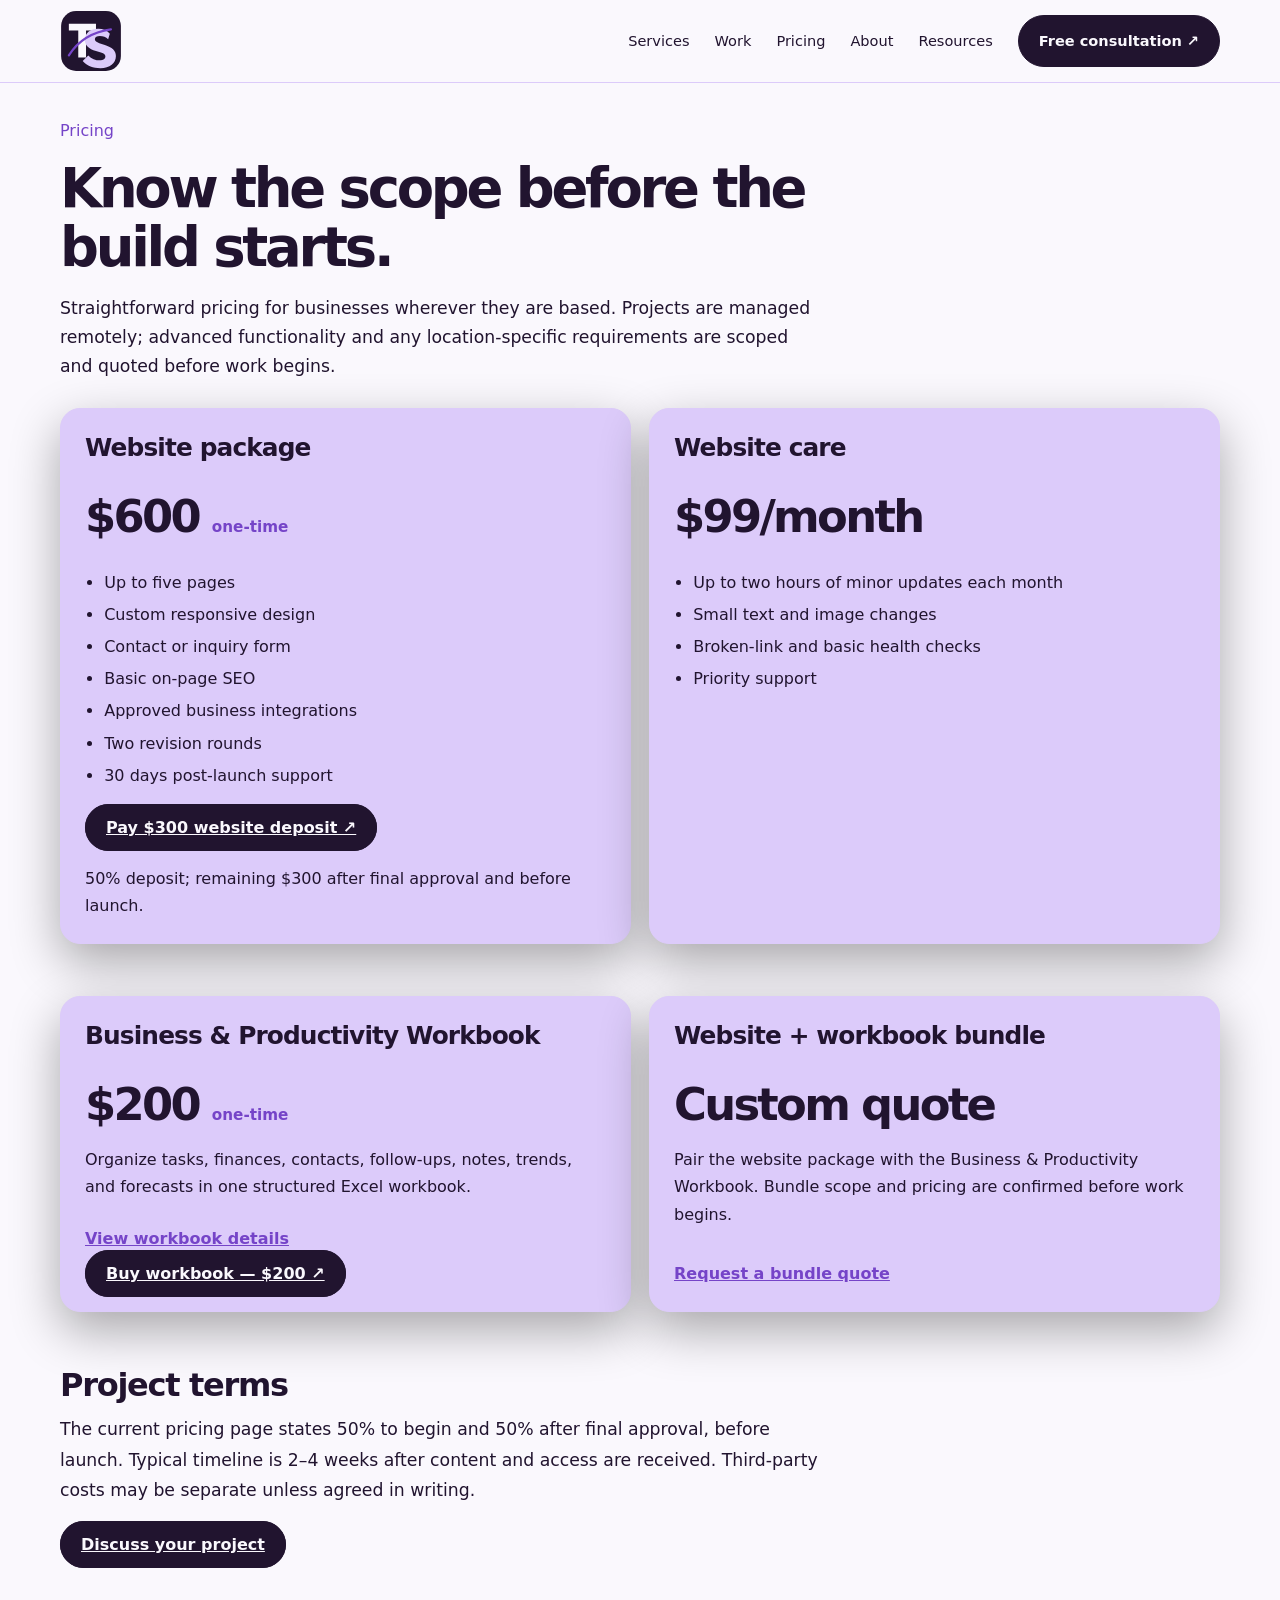
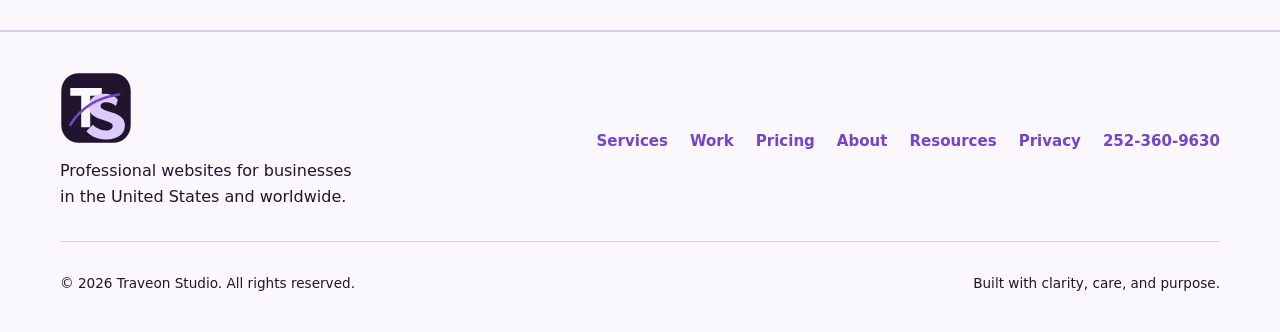
<file: pricing/index.html>
<!doctype html><html lang="en"><head><meta charset="utf-8"><meta name="viewport" content="width=device-width, initial-scale=1"><meta name="theme-color" content="#10291f"><meta name="description" content="Transparent website pricing and project scope for businesses in the United States and worldwide."><title>Pricing | Traveon Studio</title><link rel="canonical" href="https://traveonstudio.com/pricing/"><link rel="icon" type="image/svg+xml" href="/assets/traveon-studio-favicon.svg"><meta property="og:type" content="website"><meta property="og:site_name" content="Traveon Studio"><meta property="og:title" content="Pricing | Traveon Studio"><meta property="og:description" content="Transparent website pricing and project scope for businesses in the United States and worldwide."><meta property="og:url" content="https://traveonstudio.com/pricing/"><meta name="twitter:card" content="summary"><link rel="stylesheet" href="/assets/traveon-studio.css"></head><body><a class="skip" href="#main">Skip to content</a><header><div class="wrap nav"><a class="brand" href="/" aria-label="Traveon Studio home"><img src="/assets/traveon-studio-logo.svg" alt="Traveon Studio" width="280" height="56"></a><nav aria-label="Main navigation"><a href="/services/">Services</a><a href="/work/">Work</a><a href="/pricing/">Pricing</a><a href="/about/">About</a><a href="/resources/">Resources</a><a class="btn" href="/contact/">Free consultation ↗</a></nav></div></header><main id="main"><div class="eyebrow">Pricing</div><h1>Know the scope before the build starts.</h1><p class="muted">Straightforward pricing for businesses wherever they are based. Projects are managed remotely; advanced functionality and any location-specific requirements are scoped and quoted before work begins.</p><div class="grid"><section class="card"><h2>Website package</h2><div class="price">$600 <span class="price-unit">one-time</span></div><ul><li>Up to five pages</li><li>Custom responsive design</li><li>Contact or inquiry form</li><li>Basic on-page SEO</li><li>Approved business integrations</li><li>Two revision rounds</li><li>30 days post-launch support</li></ul><p><a class="btn" href="/checkout/">Pay $300 website deposit ↗</a></p><p class="muted">50% deposit; remaining $300 after final approval and before launch.</p></section><section class="card"><h2>Website care</h2><div class="price">$99/month</div><ul><li>Up to two hours of minor updates each month</li><li>Small text and image changes</li><li>Broken-link and basic health checks</li><li>Priority support</li></ul></section><section class="card"><h2>Business &amp; Productivity Workbook</h2><div class="price">$200 <span class="price-unit">one-time</span></div><p>Organize tasks, finances, contacts, follow-ups, notes, trends, and forecasts in one structured Excel workbook.</p><a href="/resources/workbook/">View workbook details</a><p><a class="btn" href="/checkout/?item=business-workbook">Buy workbook — $200 ↗</a></p></section><section class="card"><h2>Website + workbook bundle</h2><div class="price">Custom quote</div><p>Pair the website package with the Business &amp; Productivity Workbook. Bundle scope and pricing are confirmed before work begins.</p><a href="/contact/">Request a bundle quote</a></section></div><h2>Project terms</h2><p class="muted">The current pricing page states 50% to begin and 50% after final approval, before launch. Typical timeline is 2–4 weeks after content and access are received. Third-party costs may be separate unless agreed in writing.</p><a class="btn" href="/contact/">Discuss your project</a></main><footer><div class="wrap foot"><div><a class="brand" href="/"><img src="/assets/traveon-studio-logo.svg" alt="Traveon Studio" width="230" height="46"></a><p class="small">Professional websites for businesses in the United States and worldwide.</p></div><div class="footlinks"><a href="/services/">Services</a><a href="/work/">Work</a><a href="/pricing/">Pricing</a><a href="/about/">About</a><a href="/resources/">Resources</a><a href="/privacy/">Privacy</a><a href="tel:+12523609630">252-360-9630</a></div><div class="footer-bottom"><p class="small">© 2026 Traveon Studio. All rights reserved.</p><p class="small">Built with clarity, care, and purpose.</p></div></div></footer></body></html>
</file>
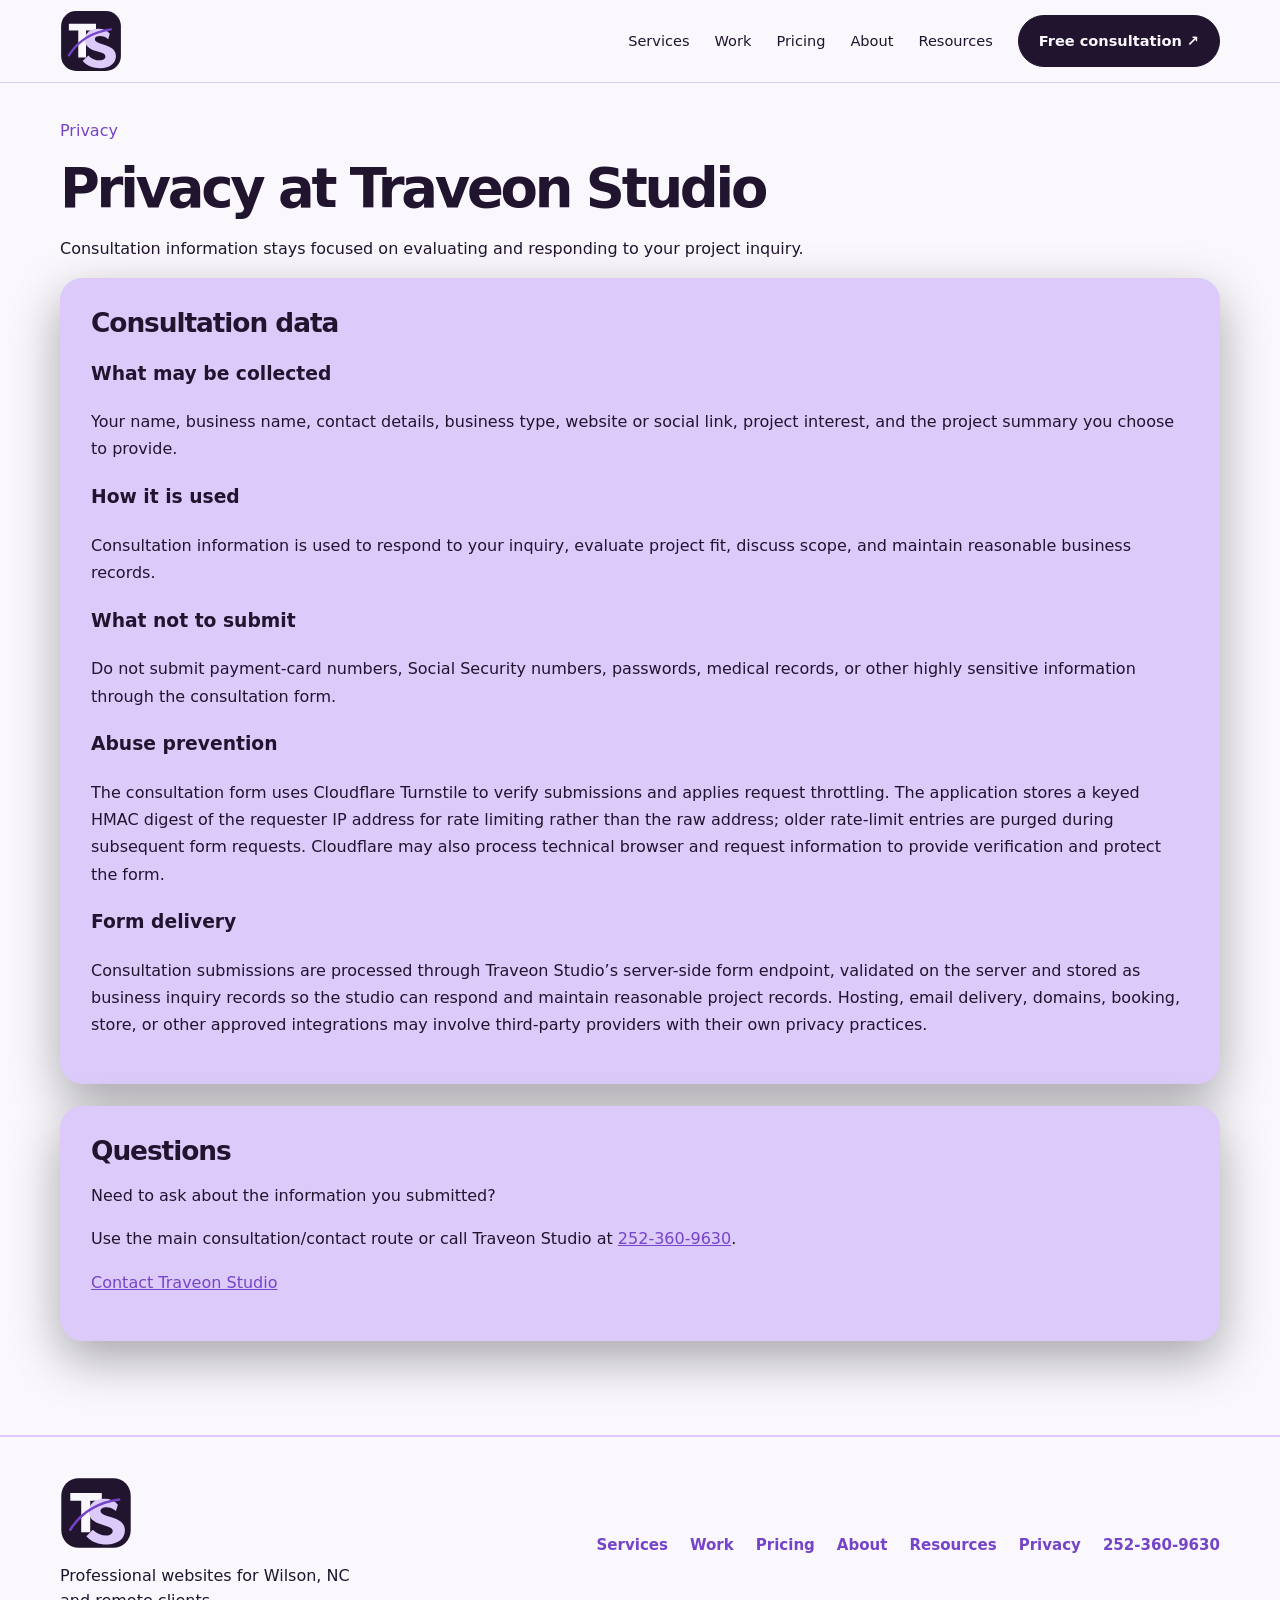
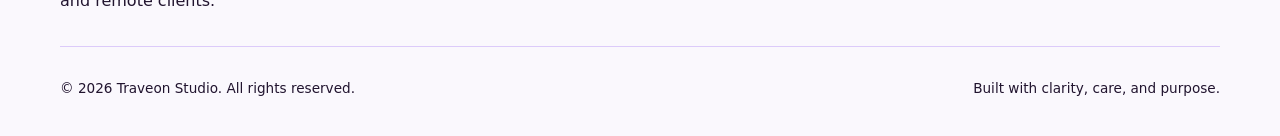
<file: privacy/index.html>
<!doctype html><html lang="en"><head><meta charset="utf-8"><meta name="viewport" content="width=device-width, initial-scale=1"><meta name="theme-color" content="#10291f"><meta name="robots" content="index,follow"><meta name="description" content="How Traveon Studio collects and uses consultation information and how to contact the studio about submitted information."><title>Privacy | Traveon Studio</title><link rel="canonical" href="https://traveonstudio.com/privacy/"><link rel="icon" type="image/svg+xml" href="/assets/traveon-studio-favicon.svg"><meta property="og:type" content="website"><meta property="og:site_name" content="Traveon Studio"><meta property="og:title" content="Privacy | Traveon Studio"><meta property="og:description" content="How Traveon Studio collects and uses consultation information and how to contact the studio about submitted information."><meta property="og:url" content="https://traveonstudio.com/privacy/"><meta name="twitter:card" content="summary"><link rel="stylesheet" href="/assets/traveon-studio.css"></head><body><a class="skip" href="#main">Skip to content</a><header><div class="wrap nav"><a class="brand" href="/" aria-label="Traveon Studio home"><img src="/assets/traveon-studio-logo.svg" alt="Traveon Studio" width="280" height="56"></a><nav aria-label="Main navigation"><a href="/services/">Services</a><a href="/work/">Work</a><a href="/pricing/">Pricing</a><a href="/about/">About</a><a href="/resources/">Resources</a><a class="btn" href="/contact/">Free consultation ↗</a></nav></div></header><main id="main"><div class="eyebrow">Privacy</div><h1>Privacy at Traveon Studio</h1><p>Consultation information stays focused on evaluating and responding to your project inquiry.</p>
<section class="card"><h2>Consultation data</h2><h3>What may be collected</h3><p>Your name, business name, contact details, business type, website or social link, project interest, and the project summary you choose to provide.</p>
<h3>How it is used</h3><p>Consultation information is used to respond to your inquiry, evaluate project fit, discuss scope, and maintain reasonable business records.</p>
<h3>What not to submit</h3><p>Do not submit payment-card numbers, Social Security numbers, passwords, medical records, or other highly sensitive information through the consultation form.</p>
<h3>Abuse prevention</h3><p>The consultation form uses Cloudflare Turnstile to verify submissions and applies request throttling. The application stores a keyed HMAC digest of the requester IP address for rate limiting rather than the raw address; older rate-limit entries are purged during subsequent form requests. Cloudflare may also process technical browser and request information to provide verification and protect the form.</p>
<h3>Form delivery</h3><p>Consultation submissions are processed through Traveon Studio’s server-side form endpoint, validated on the server and stored as business inquiry records so the studio can respond and maintain reasonable project records. Hosting, email delivery, domains, booking, store, or other approved integrations may involve third-party providers with their own privacy practices.</p></section>
<section class="card"><h2>Questions</h2><p>Need to ask about the information you submitted?</p><p>Use the main consultation/contact route or call Traveon Studio at <a href="tel:2523609630">252-360-9630</a>.</p><p><a href="/contact/">Contact Traveon Studio</a></p></section>
</main><footer><div class="wrap foot"><div><a class="brand" href="/"><img src="/assets/traveon-studio-logo.svg" alt="Traveon Studio" width="230" height="46"></a><p class="small">Professional websites for Wilson, NC and remote clients.</p></div><div class="footlinks"><a href="/services/">Services</a><a href="/work/">Work</a><a href="/pricing/">Pricing</a><a href="/about/">About</a><a href="/resources/">Resources</a><a href="/privacy/">Privacy</a><a href="tel:+12523609630">252-360-9630</a></div><div class="footer-bottom"><p class="small">© 2026 Traveon Studio. All rights reserved.</p><p class="small">Built with clarity, care, and purpose.</p></div></div></footer></body></html>
</file>
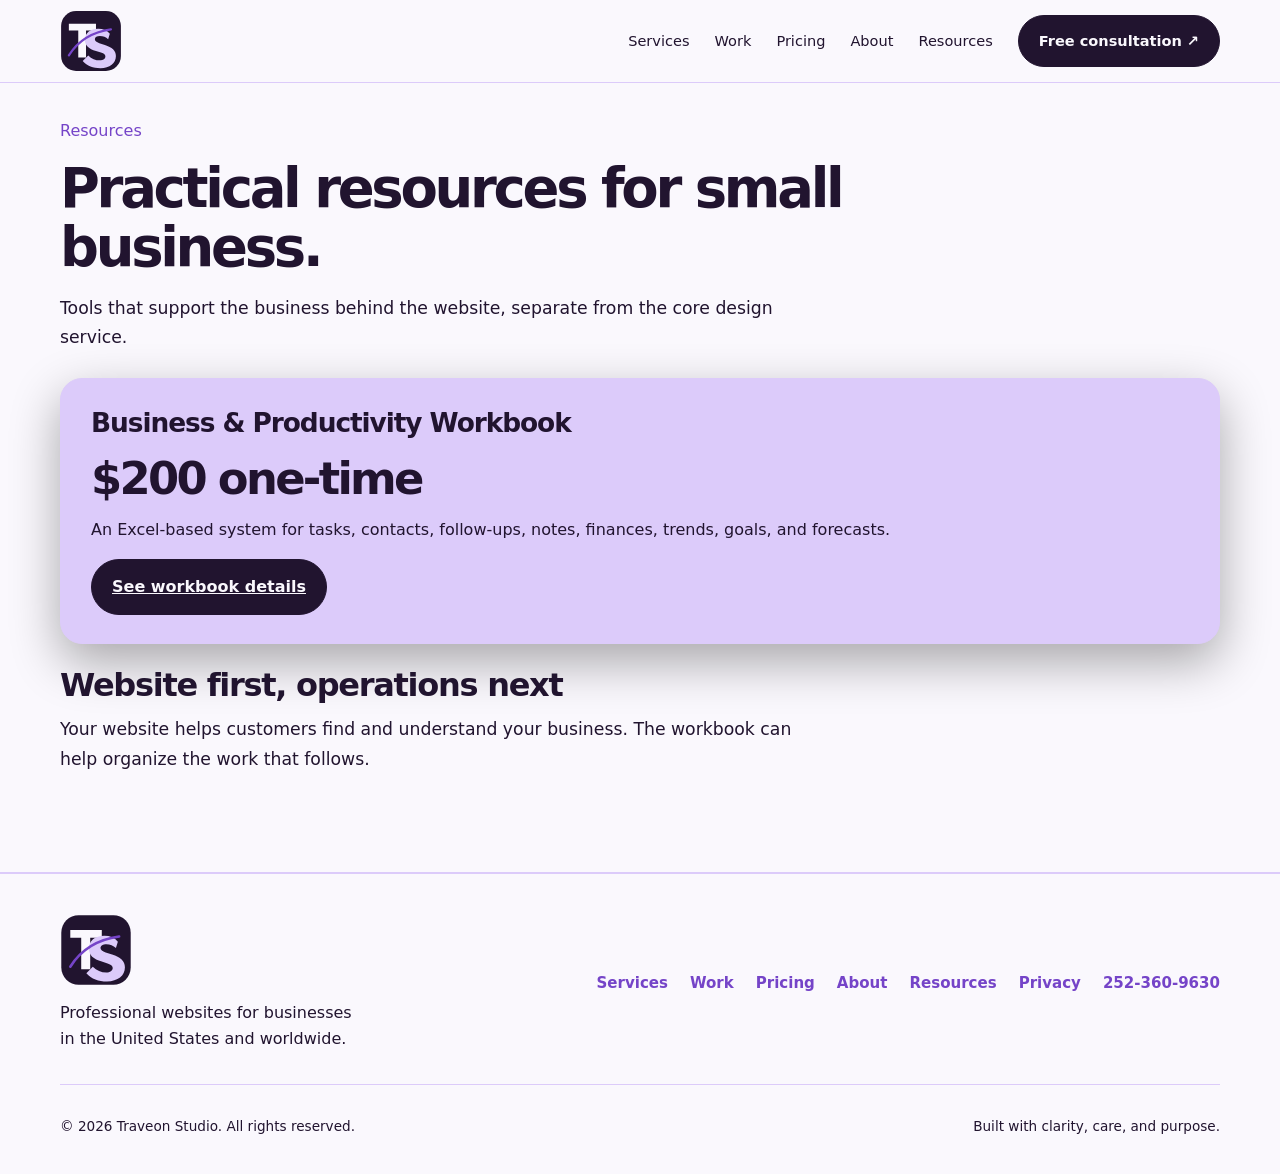
<file: resources/index.html>
<!doctype html><html lang="en"><head><meta charset="utf-8"><meta name="viewport" content="width=device-width, initial-scale=1"><meta name="theme-color" content="#10291f"><meta name="description" content="Practical resources that support small-business operations."><title>Resources | Traveon Studio</title><link rel="canonical" href="https://traveonstudio.com/resources/"><link rel="icon" type="image/svg+xml" href="/assets/traveon-studio-favicon.svg"><meta property="og:type" content="website"><meta property="og:site_name" content="Traveon Studio"><meta property="og:title" content="Resources | Traveon Studio"><meta property="og:description" content="Practical resources that support small-business operations."><meta property="og:url" content="https://traveonstudio.com/resources/"><meta name="twitter:card" content="summary"><link rel="stylesheet" href="/assets/traveon-studio.css"></head><body><a class="skip" href="#main">Skip to content</a><header><div class="wrap nav"><a class="brand" href="/" aria-label="Traveon Studio home"><img src="/assets/traveon-studio-logo.svg" alt="Traveon Studio" width="280" height="56"></a><nav aria-label="Main navigation"><a href="/services/">Services</a><a href="/work/">Work</a><a href="/pricing/">Pricing</a><a href="/about/">About</a><a href="/resources/">Resources</a><a class="btn" href="/contact/">Free consultation ↗</a></nav></div></header><main id="main"><div class="eyebrow">Resources</div><h1>Practical resources for small business.</h1><p class="muted">Tools that support the business behind the website, separate from the core design service.</p><section class="card"><h2>Business &amp; Productivity Workbook</h2><div class="price">$200 one-time</div><p class="muted">An Excel-based system for tasks, contacts, follow-ups, notes, finances, trends, goals, and forecasts.</p><a class="btn" href="/resources/workbook/">See workbook details</a></section><h2>Website first, operations next</h2><p class="muted">Your website helps customers find and understand your business. The workbook can help organize the work that follows.</p></main><footer><div class="wrap foot"><div><a class="brand" href="/"><img src="/assets/traveon-studio-logo.svg" alt="Traveon Studio" width="230" height="46"></a><p class="small">Professional websites for businesses in the United States and worldwide.</p></div><div class="footlinks"><a href="/services/">Services</a><a href="/work/">Work</a><a href="/pricing/">Pricing</a><a href="/about/">About</a><a href="/resources/">Resources</a><a href="/privacy/">Privacy</a><a href="tel:+12523609630">252-360-9630</a></div><div class="footer-bottom"><p class="small">© 2026 Traveon Studio. All rights reserved.</p><p class="small">Built with clarity, care, and purpose.</p></div></div></footer></body></html>
</file>
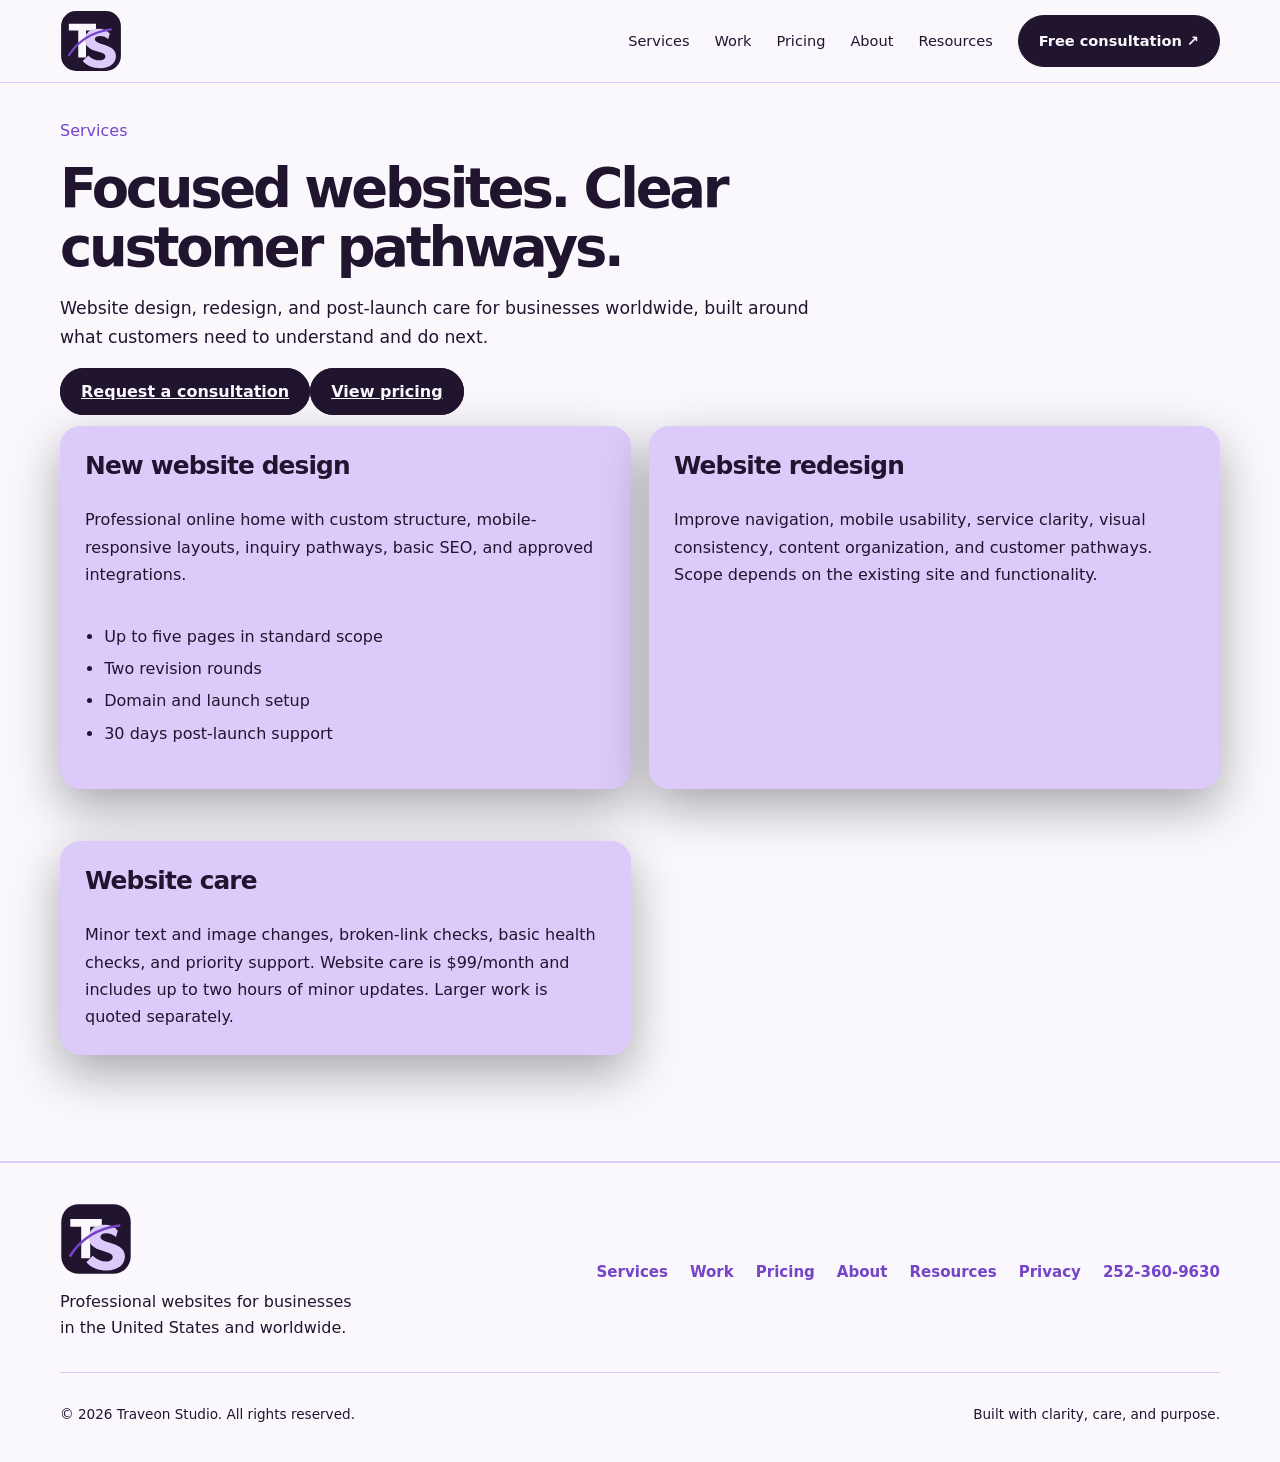
<file: services/index.html>
<!doctype html><html lang="en"><head><meta charset="utf-8"><meta name="viewport" content="width=device-width, initial-scale=1"><meta name="theme-color" content="#10291f"><meta name="description" content="Website design, redesign, and ongoing care for businesses across the United States and worldwide."><title>Services | Traveon Studio</title><link rel="canonical" href="https://traveonstudio.com/services/"><link rel="icon" type="image/svg+xml" href="/assets/traveon-studio-favicon.svg"><meta property="og:type" content="website"><meta property="og:site_name" content="Traveon Studio"><meta property="og:title" content="Services | Traveon Studio"><meta property="og:description" content="Website design, redesign, and ongoing care for businesses across the United States and worldwide."><meta property="og:url" content="https://traveonstudio.com/services/"><meta name="twitter:card" content="summary"><link rel="stylesheet" href="/assets/traveon-studio.css"></head><body><a class="skip" href="#main">Skip to content</a><header><div class="wrap nav"><a class="brand" href="/" aria-label="Traveon Studio home"><img src="/assets/traveon-studio-logo.svg" alt="Traveon Studio" width="280" height="56"></a><nav aria-label="Main navigation"><a href="/services/">Services</a><a href="/work/">Work</a><a href="/pricing/">Pricing</a><a href="/about/">About</a><a href="/resources/">Resources</a><a class="btn" href="/contact/">Free consultation ↗</a></nav></div></header><main id="main"><div class="eyebrow">Services</div><h1>Focused websites. Clear customer pathways.</h1><p class="muted">Website design, redesign, and post-launch care for businesses worldwide, built around what customers need to understand and do next.</p><a class="btn" href="/contact/">Request a consultation</a><a class="btn" href="/pricing/">View pricing</a><div class="grid"><section class="card"><h2>New website design</h2><p>Professional online home with custom structure, mobile-responsive layouts, inquiry pathways, basic SEO, and approved integrations.</p><ul><li>Up to five pages in standard scope</li><li>Two revision rounds</li><li>Domain and launch setup</li><li>30 days post-launch support</li></ul></section><section class="card"><h2>Website redesign</h2><p>Improve navigation, mobile usability, service clarity, visual consistency, content organization, and customer pathways. Scope depends on the existing site and functionality.</p></section><section class="card"><h2>Website care</h2><p>Minor text and image changes, broken-link checks, basic health checks, and priority support. Website care is $99/month and includes up to two hours of minor updates. Larger work is quoted separately.</p></section></div></main><footer><div class="wrap foot"><div><a class="brand" href="/"><img src="/assets/traveon-studio-logo.svg" alt="Traveon Studio" width="230" height="46"></a><p class="small">Professional websites for businesses in the United States and worldwide.</p></div><div class="footlinks"><a href="/services/">Services</a><a href="/work/">Work</a><a href="/pricing/">Pricing</a><a href="/about/">About</a><a href="/resources/">Resources</a><a href="/privacy/">Privacy</a><a href="tel:+12523609630">252-360-9630</a></div><div class="footer-bottom"><p class="small">© 2026 Traveon Studio. All rights reserved.</p><p class="small">Built with clarity, care, and purpose.</p></div></div></footer></body></html>
</file>
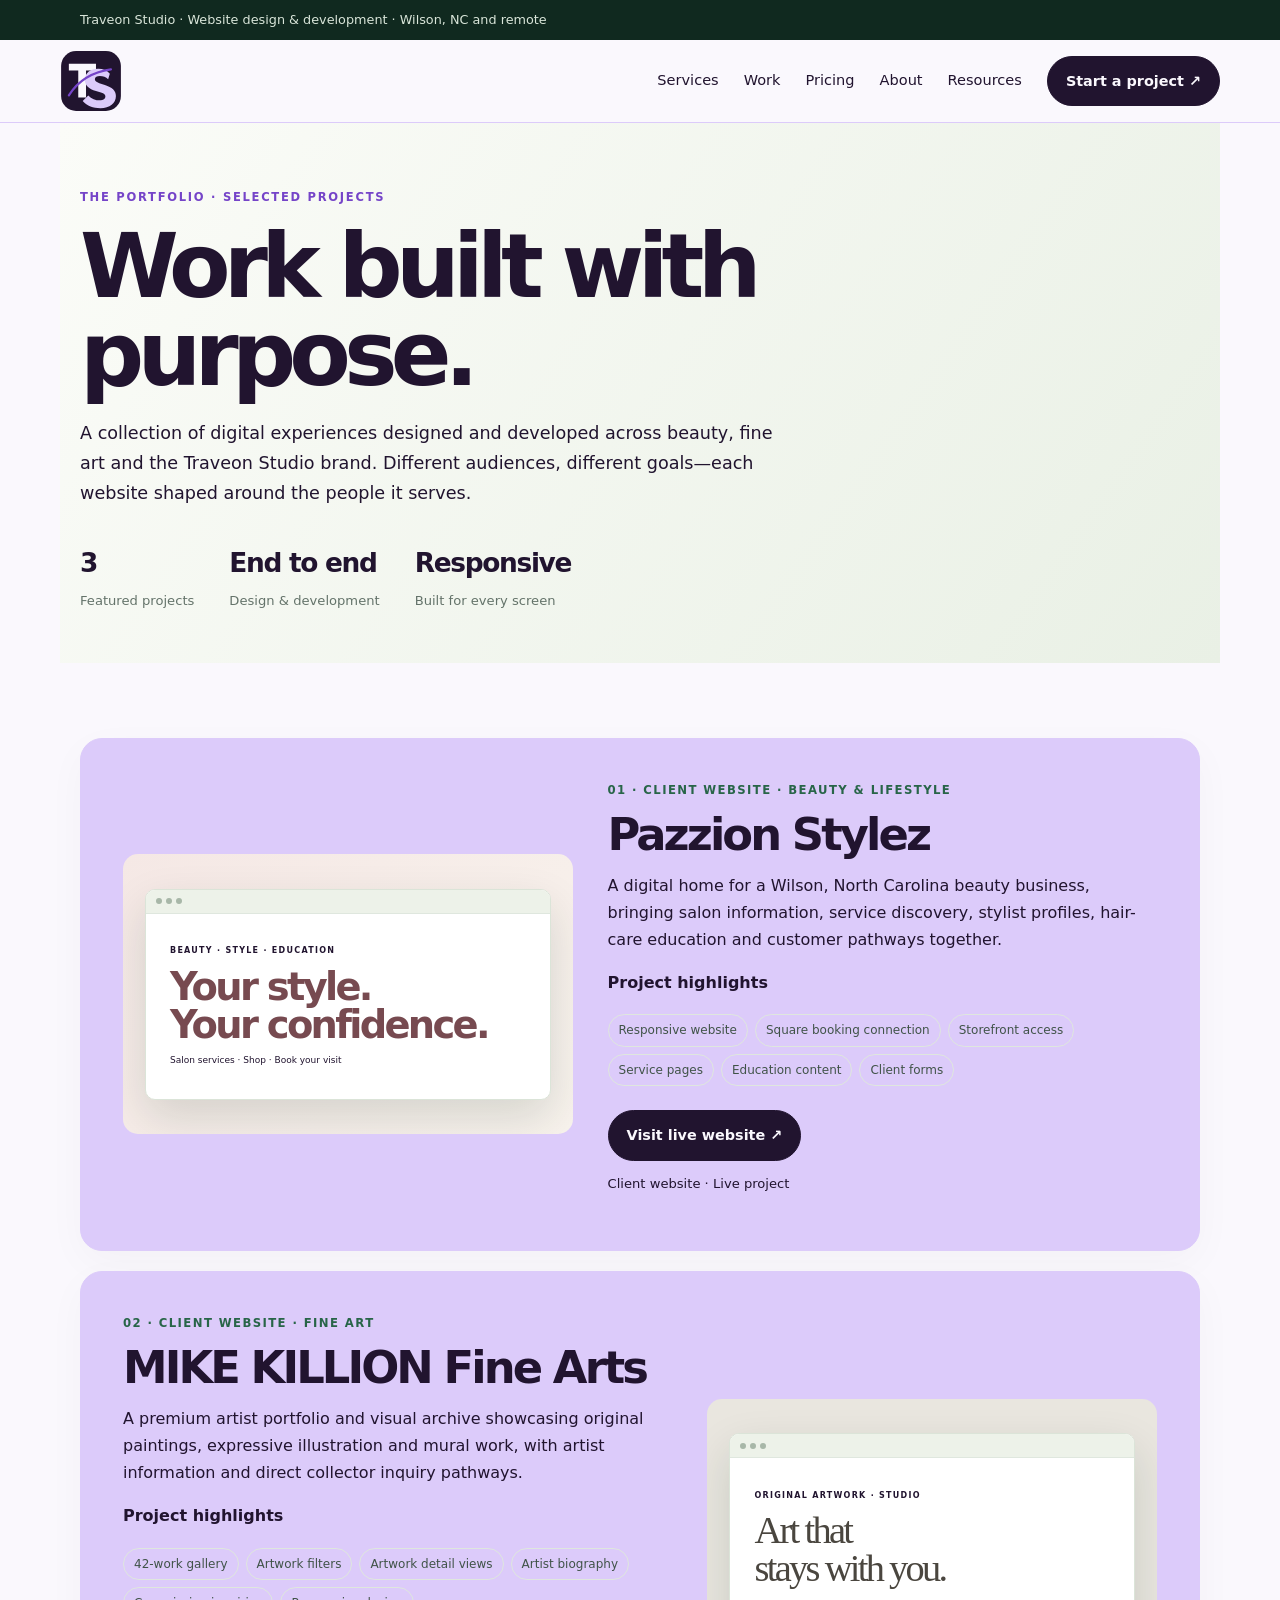
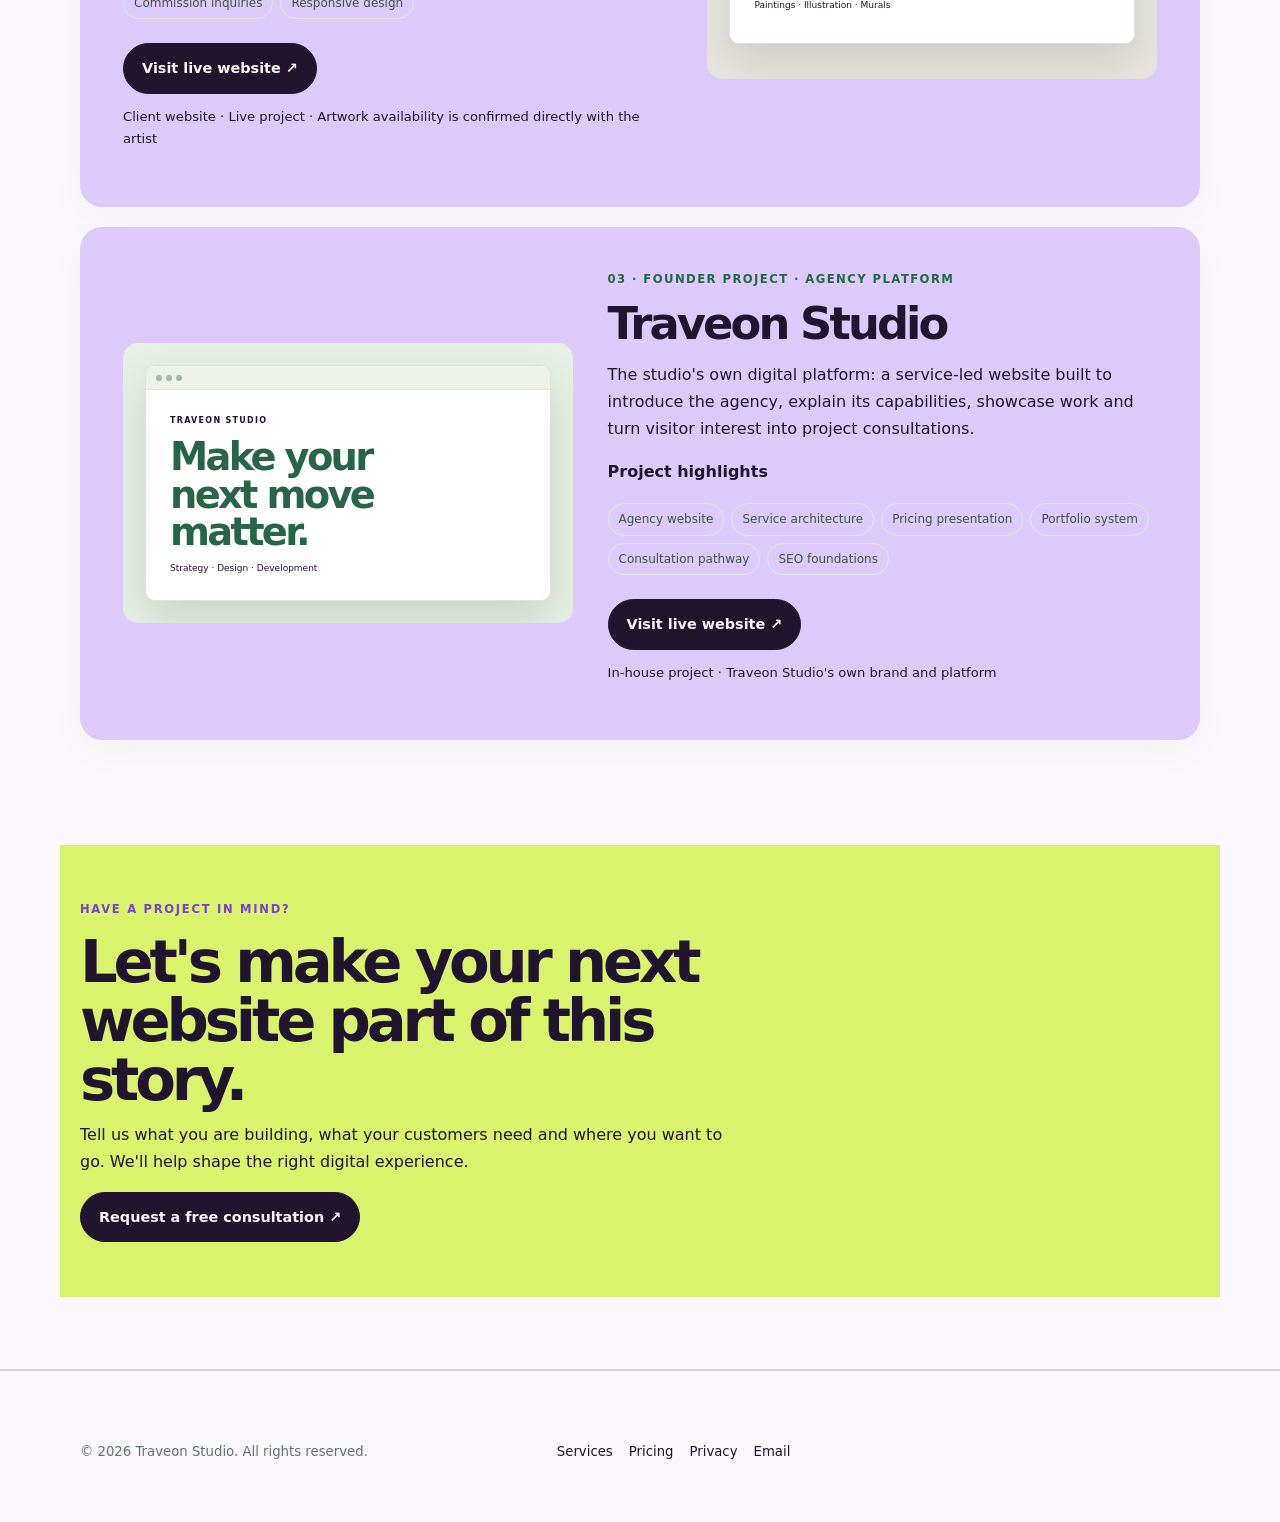
<file: work/index.html>
<!doctype html>
<html lang="en">
<head>
<meta charset="utf-8"><meta name="viewport" content="width=device-width,initial-scale=1"><meta name="theme-color" content="#10291f">
<title>Portfolio & Website Projects | Traveon Studio</title>
<meta name="description" content="Explore websites designed and developed by Traveon Studio: Pazzion Stylez, MIKE KILLION Fine Arts, and the Traveon Studio digital platform.">
<link rel="canonical" href="https://traveonstudio.com/work/"><link rel="icon" type="image/svg+xml" href="/assets/traveon-studio-favicon.svg"><meta property="og:type" content="website"><meta property="og:site_name" content="Traveon Studio"><meta property="og:title" content="Selected Work | Traveon Studio"><meta property="og:description" content="A look at the websites and digital experiences built by Traveon Studio."><meta property="og:url" content="https://traveonstudio.com/work/"><meta name="twitter:card" content="summary"><link rel="stylesheet" href="/assets/traveon-studio.css">
<style>
:root{--ink:#14251c;--muted:#64736a;--paper:#f7f8f4;--green:#286548;--lime:#d9f36c;--dark:#10291f;--line:#dfe7de}*{box-sizing:border-box}html{scroll-behavior:smooth}body{margin:0;background:var(--paper);color:var(--ink);font:16px/1.7 Inter,system-ui,sans-serif}.wrap{width:min(1120px,calc(100% - 40px));margin:auto}a{color:inherit}.skip{position:absolute;left:-9999px}.skip:focus{left:12px;top:12px;background:white;padding:12px;z-index:50}.mast{background:#10291f;color:#d9e5d9;padding:9px 0;font-size:.8rem}.head{padding:65px 0 50px;background:linear-gradient(125deg,#fbfcf8,#e9f0e5)}.eyebrow{text-transform:uppercase;letter-spacing:.15em;font-weight:850;font-size:.72rem;color:var(--green)}h1,h2,h3,p{margin-top:0}h1{font-size:clamp(3rem,7vw,5.6rem);line-height:.98;letter-spacing:-.075em;max-width:850px;margin:16px 0 20px}h1 em{font-style:normal;color:var(--green)}.intro{max-width:700px;color:var(--muted);font-size:1.1rem}.stats{display:flex;gap:35px;flex-wrap:wrap;margin-top:32px}.stats strong{display:block;font-size:1.65rem;letter-spacing:-.05em}.stats span{font-size:.82rem;color:var(--muted)}.projects{padding:55px 0 85px}.project{display:grid;grid-template-columns:.9fr 1.1fr;gap:35px;align-items:center;background:white;border:1px solid var(--line);border-radius:22px;padding:clamp(22px,4vw,42px);margin:20px 0;box-shadow:0 12px 40px #10291f08}.project:nth-child(even){grid-template-columns:1.1fr .9fr}.project:nth-child(even) .visual{order:2}.visual{min-height:280px;border-radius:15px;background:linear-gradient(145deg,#e6efe2,#f7f8f4);display:grid;place-items:center;overflow:hidden;padding:22px}.browser{width:100%;max-width:440px;background:#fff;border-radius:10px;overflow:hidden;box-shadow:0 18px 45px #10291f24;border:1px solid #dbe4d8}.browserbar{height:24px;background:#edf2e9;border-bottom:1px solid #dfe7de;display:flex;align-items:center;padding:0 10px;gap:4px}.browserbar i{width:6px;height:6px;background:#a8b7a8;border-radius:50%}.screen{min-height:185px;padding:24px;display:flex;flex-direction:column;justify-content:center}.screen small{font-size:8px;letter-spacing:.16em;color:#286548;font-weight:900}.screen strong{font-size:clamp(1.7rem,3vw,2.7rem);line-height:.98;letter-spacing:-.07em;margin:10px 0}.screen p{font-size:9px;color:#64736a;margin:0}.salon{background:linear-gradient(135deg,#f5e8e5,#f8f3ed)}.salon .screen strong{color:#774a50}.art{background:#e9e6df}.art .screen strong{font-family:Georgia,serif;color:#4a463f;font-weight:500}.studio{background:#e7f0e5}.studio .screen strong{color:#286548}.copy .tag{font-size:.73rem;letter-spacing:.12em;text-transform:uppercase;color:var(--green);font-weight:850}.copy h2{font-size:clamp(1.8rem,3.5vw,2.8rem);line-height:1.05;letter-spacing:-.065em;margin:10px 0 14px}.copy p{color:var(--muted)}.chips{display:flex;flex-wrap:wrap;gap:7px;margin:18px 0 24px}.chips span{font-size:.75rem;padding:5px 10px;border:1px solid var(--line);border-radius:99px;color:#405348}.btn{display:inline-flex;text-decoration:none;background:var(--dark);color:white;border-radius:99px;padding:12px 18px;font-size:.9rem;font-weight:800}.btn:hover{background:#286548}.btn.secondary{background:transparent;color:var(--dark);border:1px solid #aebdb1;margin-left:7px}.note{font-size:.82rem;color:#738076;margin-top:12px}.closing{background:var(--lime);padding:55px 0}.closing h2{font-size:clamp(2.2rem,5vw,3.7rem);line-height:1;letter-spacing:-.07em;max-width:720px;margin:12px 0}.closing p{color:#3f5144;max-width:650px}.foot{padding:30px 0;color:var(--muted);font-size:.83rem;display:flex;justify-content:space-between;gap:20px;flex-wrap:wrap}.foot a{margin-right:16px;text-decoration:none}
@media(max-width:720px){.project,.project:nth-child(even){grid-template-columns:1fr;gap:20px}.project:nth-child(even) .visual{order:0}.visual{min-height:220px}.screen{min-height:160px}.btn.secondary{margin:10px 0 0}.stats{gap:20px}.head{padding:48px 0 38px}}
@media(prefers-reduced-motion:reduce){html{scroll-behavior:auto}}
</style></head>
<body><a class="skip" href="#main">Skip to content</a><div class="mast"><div class="wrap">Traveon Studio · Website design & development · Wilson, NC and remote</div></div>
<header><div class="wrap nav"><a class="brand" href="/" aria-label="Traveon Studio home"><img src="/assets/traveon-studio-logo.svg" alt="Traveon Studio" width="245" height="52"></a><nav aria-label="Main navigation"><a href="/services/">Services</a><a href="/work/" aria-current="page">Work</a><a href="/pricing/">Pricing</a><a href="/about/">About</a><a href="/resources/">Resources</a><a class="btn" href="/contact/">Start a project ↗</a></nav></div></header>
<main id="main"><section class="head"><div class="wrap"><div class="eyebrow">The portfolio · Selected projects</div><h1>Work built with <em>purpose.</em></h1><p class="intro">A collection of digital experiences designed and developed across beauty, fine art and the Traveon Studio brand. Different audiences, different goals—each website shaped around the people it serves.</p><div class="stats"><div><strong>3</strong><span>Featured projects</span></div><div><strong>End to end</strong><span>Design & development</span></div><div><strong>Responsive</strong><span>Built for every screen</span></div></div></div></section>
<section class="projects"><div class="wrap">
<article class="project"><div class="visual salon" aria-label="Conceptual preview of Pazzion Stylez website"><div class="browser"><div class="browserbar"><i></i><i></i><i></i></div><div class="screen"><small>BEAUTY · STYLE · EDUCATION</small><strong>Your style.<br>Your confidence.</strong><p>Salon services · Shop · Book your visit</p></div></div></div><div class="copy"><div class="tag">01 · Client website · Beauty & lifestyle</div><h2>Pazzion Stylez</h2><p>A digital home for a Wilson, North Carolina beauty business, bringing salon information, service discovery, stylist profiles, hair-care education and customer pathways together.</p><p><strong>Project highlights</strong></p><div class="chips"><span>Responsive website</span><span>Square booking connection</span><span>Storefront access</span><span>Service pages</span><span>Education content</span><span>Client forms</span></div><a class="btn" href="https://pazzionstylez.com/" target="_blank" rel="noopener noreferrer">Visit live website ↗</a><p class="note">Client website · Live project</p></div></article>
<article class="project"><div class="visual art" aria-label="Conceptual preview of MIKE KILLION Fine Arts website"><div class="browser"><div class="browserbar"><i></i><i></i><i></i></div><div class="screen"><small>ORIGINAL ARTWORK · STUDIO</small><strong>Art that<br>stays with you.</strong><p>Paintings · Illustration · Murals</p></div></div></div><div class="copy"><div class="tag">02 · Client website · Fine art</div><h2>MIKE KILLION Fine Arts</h2><p>A premium artist portfolio and visual archive showcasing original paintings, expressive illustration and mural work, with artist information and direct collector inquiry pathways.</p><p><strong>Project highlights</strong></p><div class="chips"><span>42-work gallery</span><span>Artwork filters</span><span>Artwork detail views</span><span>Artist biography</span><span>Commission inquiries</span><span>Responsive design</span></div><a class="btn" href="https://mikekillionfinearts.com/" target="_blank" rel="noopener noreferrer">Visit live website ↗</a><p class="note">Client website · Live project · Artwork availability is confirmed directly with the artist</p></div></article>
<article class="project"><div class="visual studio" aria-label="Conceptual preview of Traveon Studio website"><div class="browser"><div class="browserbar"><i></i><i></i><i></i></div><div class="screen"><small>TRAVEON STUDIO</small><strong>Make your<br>next move<br>matter.</strong><p>Strategy · Design · Development</p></div></div></div><div class="copy"><div class="tag">03 · Founder project · Agency platform</div><h2>Traveon Studio</h2><p>The studio's own digital platform: a service-led website built to introduce the agency, explain its capabilities, showcase work and turn visitor interest into project consultations.</p><p><strong>Project highlights</strong></p><div class="chips"><span>Agency website</span><span>Service architecture</span><span>Pricing presentation</span><span>Portfolio system</span><span>Consultation pathway</span><span>SEO foundations</span></div><a class="btn" href="https://traveonstudio.com/" target="_blank" rel="noopener noreferrer">Visit live website ↗</a><p class="note">In-house project · Traveon Studio's own brand and platform</p></div></article>
</div></section>
<section class="closing"><div class="wrap"><div class="eyebrow">Have a project in mind?</div><h2>Let's make your next website part of this story.</h2><p>Tell us what you are building, what your customers need and where you want to go. We'll help shape the right digital experience.</p><a class="btn" href="/contact/">Request a free consultation ↗</a></div></section></main>
<footer><div class="wrap foot"><span>© 2026 Traveon Studio. All rights reserved.</span><div><a href="/services/">Services</a><a href="/pricing/">Pricing</a><a href="/privacy/">Privacy</a><a href="mailto:wtraveon1@gmail.com">Email</a></div></div></footer></body></html>
</file>
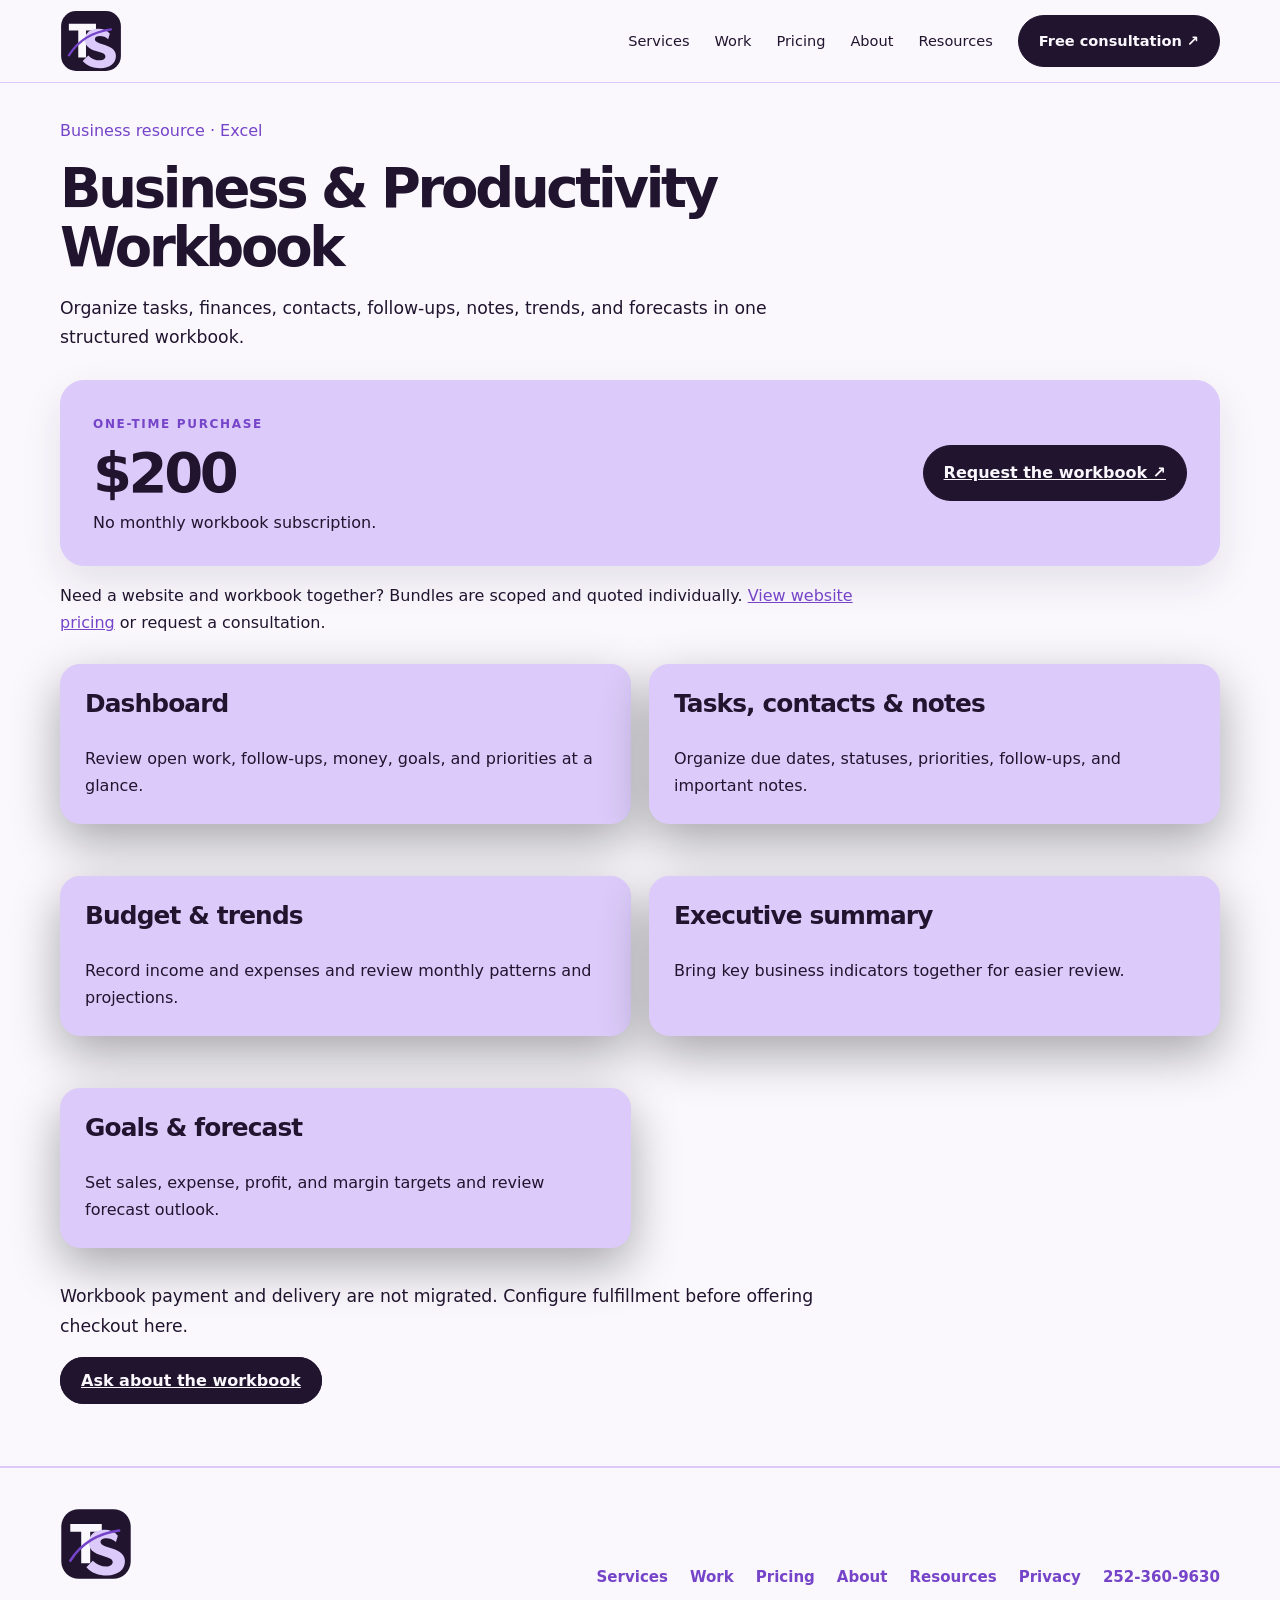
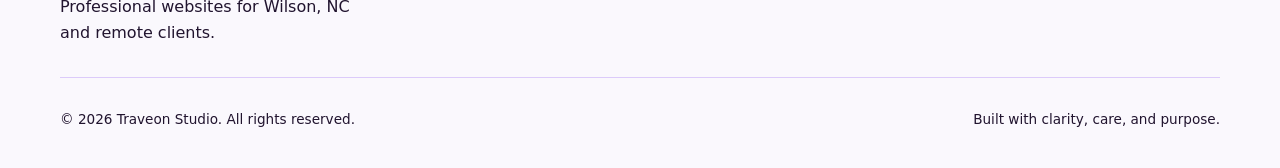
<file: resources/workbook/index.html>
<!doctype html><html lang="en"><head><meta charset="utf-8"><meta name="viewport" content="width=device-width, initial-scale=1"><meta name="theme-color" content="#10291f"><meta name="description" content="Details about the Traveon Studio Business & Productivity Workbook."><title>Workbook | Traveon Studio</title><link rel="canonical" href="https://traveonstudio.com/resources/workbook/"><link rel="icon" type="image/svg+xml" href="/assets/traveon-studio-favicon.svg"><meta property="og:type" content="website"><meta property="og:site_name" content="Traveon Studio"><meta property="og:title" content="Workbook | Traveon Studio"><meta property="og:description" content="Details about the Traveon Studio Business & Productivity Workbook."><meta property="og:url" content="https://traveonstudio.com/resources/workbook/"><meta name="twitter:card" content="summary"><link rel="stylesheet" href="/assets/traveon-studio.css"></head><body><a class="skip" href="#main">Skip to content</a><header><div class="wrap nav"><a class="brand" href="/" aria-label="Traveon Studio home"><img src="/assets/traveon-studio-logo.svg" alt="Traveon Studio" width="280" height="56"></a><nav aria-label="Main navigation"><a href="/services/">Services</a><a href="/work/">Work</a><a href="/pricing/">Pricing</a><a href="/about/">About</a><a href="/resources/">Resources</a><a class="btn" href="/contact/">Free consultation ↗</a></nav></div></header><main id="main"><div class="eyebrow">Business resource · Excel</div><h1>Business &amp; Productivity Workbook</h1><p class="muted">Organize tasks, finances, contacts, follow-ups, notes, trends, and forecasts in one structured workbook.</p><section class="workbook-price" aria-label="Workbook price"><div><span class="price-kicker">ONE-TIME PURCHASE</span><div class="price">$200</div><p>No monthly workbook subscription.</p></div><a class="btn" href="/contact/">Request the workbook ↗</a></section><p class="pricing-note">Need a website and workbook together? Bundles are scoped and quoted individually. <a href="/pricing/">View website pricing</a> or request a consultation.</p><div class="grid workbook-features"><section class="card"><h2>Dashboard</h2><p>Review open work, follow-ups, money, goals, and priorities at a glance.</p></section><section class="card"><h2>Tasks, contacts &amp; notes</h2><p>Organize due dates, statuses, priorities, follow-ups, and important notes.</p></section><section class="card"><h2>Budget &amp; trends</h2><p>Record income and expenses and review monthly patterns and projections.</p></section><section class="card"><h2>Executive summary</h2><p>Bring key business indicators together for easier review.</p></section><section class="card"><h2>Goals &amp; forecast</h2><p>Set sales, expense, profit, and margin targets and review forecast outlook.</p></section></div><p class="muted">Workbook payment and delivery are not migrated. Configure fulfillment before offering checkout here.</p><a class="btn" href="/contact/">Ask about the workbook</a></main><footer><div class="wrap foot"><div><a class="brand" href="/"><img src="/assets/traveon-studio-logo.svg" alt="Traveon Studio" width="230" height="46"></a><p class="small">Professional websites for Wilson, NC and remote clients.</p></div><div class="footlinks"><a href="/services/">Services</a><a href="/work/">Work</a><a href="/pricing/">Pricing</a><a href="/about/">About</a><a href="/resources/">Resources</a><a href="/privacy/">Privacy</a><a href="tel:+12523609630">252-360-9630</a></div><div class="footer-bottom"><p class="small">© 2026 Traveon Studio. All rights reserved.</p><p class="small">Built with clarity, care, and purpose.</p></div></div></footer></body></html>
</file>
<file: assets/traveon-studio.css>
/* Shared Traveon Studio design system */
:root{--ts-ink:#17243A;--ts-muted:#657187;--ts-paper:#F7F6F2;--ts-card:#fff;--ts-line:#E2E5EC;--ts-green:#315CE8;--ts-lime:#E8B66B;--ts-dark:#101C32}
html{scroll-behavior:smooth;scroll-padding-top:100px}
body{background:var(--ts-paper)!important;color:var(--ts-ink)!important}
header{position:sticky;top:0;z-index:20;background:rgba(246,247,242,.92)!important;backdrop-filter:blur(14px);border-bottom:1px solid var(--ts-line)!important}
header .wrap,header .nav{width:min(1160px,calc(100% - 48px));margin-inline:auto}
header .nav{min-height:82px;gap:26px}
header nav{align-items:center;gap:clamp(12px,2vw,25px)}
header nav a{color:var(--ts-ink)!important;text-decoration:none;font-size:.91rem}
header nav a:hover{text-decoration:underline;text-underline-offset:5px}
header .brand{color:var(--ts-ink)!important;font-weight:900;letter-spacing:-.055em;text-decoration:none;white-space:nowrap}
header .brand span{color:var(--ts-muted)!important}
main{color:var(--ts-ink)!important}
main p,main li,main label,main small,.muted{color:var(--ts-muted)}
h1,h2,h3,h4{color:var(--ts-ink)!important}
.card,article,.resource-card{background:var(--ts-card)!important;color:var(--ts-ink)!important;border:1px solid var(--ts-line)!important;border-radius:20px}
.eyebrow{color:var(--ts-green)!important}
a{overflow-wrap:anywhere}
main a:not(.btn){color:var(--ts-green)}
.btn,button.btn{background:var(--ts-dark)!important;color:#fff!important;border:1px solid var(--ts-dark)!important;border-radius:999px;padding:13px 20px;font-weight:780;cursor:pointer;transition:transform .18s ease,background .18s ease}
.btn:hover,button.btn:hover{transform:translateY(-2px);background:#2548B8!important}
.btn.light{background:transparent!important;color:var(--ts-dark)!important;border-color:#BCC7D9!important}
input,select,textarea{background:#fff!important;color:var(--ts-ink)!important;border:1px solid #C5CDDA!important;border-radius:10px}
input:focus,select:focus,textarea:focus{outline:3px solid #DCE5FF;outline-offset:1px}
footer{background:transparent!important;border-top:1px solid var(--ts-line)!important;color:var(--ts-muted)!important}
footer p,footer a{color:var(--ts-muted)!important}
:focus-visible{outline:3px solid #315CE8;outline-offset:3px}
@media(max-width:850px){header .nav{align-items:flex-start;padding:16px 0;flex-direction:column;gap:14px}header nav{gap:11px 17px}}
@media(max-width:760px){header{position:relative}header .wrap,header .nav{width:calc(100% - 30px)}header nav{gap:10px 14px;padding:8px 0}header nav a{font-size:.88rem}header .brand{width:100%;margin-bottom:2px}main{padding-top:0!important}.hero{padding-top:48px!important}}
@media(prefers-reduced-motion:reduce){html{scroll-behavior:auto}*,*::before,*::after{animation-duration:.01ms!important;transition-duration:.01ms!important}}
/* Traveon Studio brand lockup */
header .brand{display:inline-flex;align-items:center;line-height:0;flex-shrink:0}
header .brand img{display:block;width:clamp(210px,22vw,280px);height:auto;max-height:56px}
@media(max-width:850px){header .brand img{width:250px;max-height:50px}}
@media(max-width:560px){header .brand img{width:225px;max-height:46px}}

/* Shared site-wide refinements */
:root{--ts-ink:#17243A;--ts-muted:#657187;--ts-paper:#F7F6F2;--ts-card:#fff;--ts-line:#E2E5EC;--ts-green:#315CE8;--ts-lime:#E8B66B;--ts-dark:#101C32}
body{font-family:Inter,ui-sans-serif,system-ui,-apple-system,BlinkMacSystemFont,"Segoe UI",sans-serif!important;-webkit-font-smoothing:antialiased}
a:focus-visible,button:focus-visible,input:focus-visible,select:focus-visible,textarea:focus-visible{outline:3px solid #315CE8!important;outline-offset:4px}
main{width:min(1160px,calc(100% - 48px));margin-inline:auto}
main>h1{letter-spacing:-.065em}main .card{border-radius:20px;box-shadow:0 12px 34px rgba(16,41,31,.055)}
footer{border-color:var(--ts-line)!important}footer a{color:var(--ts-green)}
@media(max-width:760px){main{width:calc(100% - 30px)}}

/* Shared layout foundation for standalone pages */
*{box-sizing:border-box}
body{margin:0;font:16px/1.7 Inter,ui-sans-serif,system-ui,-apple-system,BlinkMacSystemFont,"Segoe UI",sans-serif;-webkit-font-smoothing:antialiased}
img{max-width:100%;height:auto}
.wrap{width:min(1160px,calc(100% - 48px));margin-inline:auto}
.skip{position:absolute;left:-9999px;top:8px;z-index:60;background:#fff;padding:10px 14px;border-radius:8px}
.skip:focus{left:12px}
header .nav{display:flex;align-items:center;justify-content:space-between;flex-wrap:wrap}
header nav{display:flex;align-items:center;justify-content:flex-end;flex-wrap:wrap}
main{padding:0!important}
main .hero{padding:52px 0 30px;background:transparent;overflow:visible}
main .hero h1{font-size:clamp(2.1rem,4vw,3.1rem);line-height:1.12;letter-spacing:-.055em;max-width:900px;margin:16px 0}
main .hero>.muted{max-width:760px;font-size:1.05rem}
main .grid{display:grid;grid-template-columns:repeat(2,minmax(0,1fr));gap:18px;margin-top:20px}
main .card{padding:24px}
main .card h2{font-size:1.55rem;line-height:1.2;letter-spacing:-.035em;margin:0 0 18px}
main .card p{margin:0 0 16px}
main .card p:last-child{margin-bottom:0}
main section.card{margin-bottom:34px}
main .notice{padding:12px 15px;background:#EEF1FA;border-radius:12px}
.formgrid{display:grid;grid-template-columns:repeat(2,minmax(0,1fr));gap:18px}
.field{display:flex;flex-direction:column;gap:7px;min-width:0}
.field.full{grid-column:1/-1}
.field label{font-weight:700;color:var(--ts-ink)}
.field input,.field select,.field textarea{width:100%;min-height:48px;padding:11px 13px;font:inherit}
.field textarea{min-height:140px;resize:vertical}
form .btn{margin-top:10px}
form .btn:disabled{opacity:.65;cursor:wait;transform:none}
#form-status{min-height:1.5em;margin:12px 0}
.cf-turnstile{margin:18px 0}
footer{padding:35px 0}
@media(max-width:850px){
 header .nav{align-items:flex-start;flex-direction:column;gap:14px;padding:14px 0}
 header nav{justify-content:flex-start;gap:10px 16px}
}
@media(max-width:640px){
 .wrap,header .wrap,header .nav{width:calc(100% - 30px)}
 main .hero{padding:38px 0 24px}
 main .hero h1{font-size:clamp(1.9rem,8vw,2.5rem)}
 main .grid,.formgrid{grid-template-columns:1fr}
 .field.full{grid-column:auto}
 main .card{padding:20px}
}

/* Resources landing page */
main#main>.eyebrow{display:block;margin-top:34px}
main#main>h1{font-size:clamp(2.25rem,4.5vw,3.4rem);line-height:1.08;letter-spacing:-.06em;max-width:850px;margin:16px 0}
main#main>p.muted{font-size:1.08rem;max-width:760px;margin:0 0 26px}
main#main>section.card{display:block;padding:28px 30px;margin:0 0 22px;border-radius:22px}
main#main>section.card h2{font-size:1.65rem;line-height:1.2;letter-spacing:-.04em;margin:0 0 16px}
main#main>section.card .price{font-size:1.35rem;line-height:1.3;font-weight:850;letter-spacing:-.025em;margin:0 0 12px;color:var(--ts-ink)}
main#main>section.card p{margin:0 0 16px;line-height:1.7}
main#main>section.card .btn{display:inline-flex;margin-top:0}
main#main>h2{font-size:clamp(1.5rem,3vw,2rem);line-height:1.2;letter-spacing:-.04em;margin:20px 0 10px}
main#main>h2+p{max-width:780px;margin:0 0 38px;line-height:1.75}
@media(max-width:640px){
 main#main>.eyebrow{margin-top:24px}
 main#main>section.card{padding:21px;margin-bottom:20px}
 main#main>section.card h2{font-size:1.4rem}
}



/* 2026 premium navy + cobalt + champagne identity */
:root{--ts-ink:#17243A;--ts-muted:#657187;--ts-paper:#F7F6F2;--ts-card:#FCFBF8;--ts-line:#E2E5EC;--ts-green:#315CE8;--ts-lime:#E8B66B;--ts-dark:#101C32}
body{background:var(--ts-paper)!important;color:var(--ts-ink)!important}
header{background:rgba(247,246,242,.94)!important}
header nav a:hover{color:#315CE8!important}
.btn,button.btn{background:#101C32!important;border-color:#101C32!important}
.btn:hover,button.btn:hover{background:#2548B8!important;border-color:#2548B8!important}
.btn.light,.btn.outline{color:#101C32!important;border-color:#C5CDDA!important}
input:focus,select:focus,textarea:focus{outline-color:#DCE5FF!important}
:focus-visible{outline-color:#315CE8!important}


/* Global dark theme — Midnight / Cobalt / Champagne */
:root{color-scheme:dark;--ts-ink:#EEF2FA;--ts-muted:#A5B1C4;--ts-paper:#0B1220;--ts-card:#141F30;--ts-line:#26354A;--ts-green:#7192FF;--ts-lime:#E8B66B;--ts-dark:#101C32}
html,body{background:#0B1220!important;color:#EEF2FA!important}
body{color-scheme:dark}
header{background:rgba(11,18,32,.92)!important;border-bottom-color:#26354A!important}
header nav a,header .brand{color:#EEF2FA!important}
main,main p,main li,main label,main small,.muted{color:#A5B1C4}
h1,h2,h3,h4,main h1,main h2,main h3{color:#EEF2FA!important}
.card,article,.resource-card,main .card,main section.card{background:#141F30!important;color:#EEF2FA!important;border-color:#26354A!important;box-shadow:0 18px 50px #0005}
.eyebrow,main a:not(.btn),footer a{color:#8DA7FF!important}
.btn,button.btn{background:#315CE8!important;border-color:#315CE8!important;color:#fff!important}
.btn:hover,button.btn:hover{background:#2548B8!important;border-color:#2548B8!important}
.btn.light,.btn.outline{background:transparent!important;color:#EEF2FA!important;border-color:#52627A!important}
input,select,textarea,.field input,.field select,.field textarea{background:#101A2A!important;color:#EEF2FA!important;border-color:#34445B!important}
input::placeholder,textarea::placeholder{color:#8290A6}
input:focus,select:focus,textarea:focus{outline-color:#315CE8!important}
footer{background:#080E19!important;border-top-color:#26354A!important;color:#A5B1C4!important}
footer p,footer a{color:#A5B1C4!important}
main .notice{background:#192B47!important;color:#D8E2F5!important}
.skip{background:#141F30!important;color:#fff!important}


/* Traveon Studio — unified four-color purple brand palette */
:root{color-scheme:light;--ts-ink:#21142F;--ts-muted:#7544C8;--ts-paper:#FAF8FD;--ts-card:#FAF8FD;--ts-line:#DCCBFA;--ts-green:#7544C8;--ts-lime:#DCCBFA;--ts-dark:#21142F}
html,body{background:#FAF8FD!important;color:#21142F!important}
header{background:rgba(250,248,253,.94)!important;border-color:#DCCBFA!important}
header nav a,header .brand,h1,h2,h3,h4{color:#21142F!important}
main,main p,main li,main label,main small,.muted{color:#7544C8}
.eyebrow,main a:not(.btn),footer a{color:#7544C8!important}
.card,article,.resource-card,main .card,main section.card{background:#FAF8FD!important;color:#21142F!important;border-color:#DCCBFA!important}
.btn,button.btn{background:#21142F!important;border-color:#21142F!important;color:#FAF8FD!important}
.btn:hover,button.btn:hover{background:#7544C8!important;border-color:#7544C8!important}
.btn.light,.btn.outline{background:transparent!important;color:#21142F!important;border-color:#7544C8!important}
input,select,textarea,.field input,.field select,.field textarea{background:#FAF8FD!important;color:#21142F!important;border-color:#DCCBFA!important}
input:focus,select:focus,textarea:focus{outline-color:#7544C8!important}
:focus-visible{outline-color:#7544C8!important}
footer{background:#FAF8FD!important;border-color:#DCCBFA!important;color:#7544C8!important}
footer p,footer a{color:#7544C8!important}
main .notice{background:#DCCBFA!important;color:#21142F!important}
.skip{background:#DCCBFA!important;color:#21142F!important}


/* Contrast repair: keep text and surfaces visually distinct */
:root{color-scheme:light;--ts-ink:#21142F;--ts-muted:#21142F;--ts-paper:#FAF8FD;--ts-card:#DCCBFA;--ts-line:#DCCBFA;--ts-green:#7544C8;--ts-lime:#DCCBFA;--ts-dark:#21142F}
html,body{background:#FAF8FD!important;color:#21142F!important}
body,main,main p,main li,main label,main small,.muted,footer,footer p{color:#21142F!important}
h1,h2,h3,h4,header nav a,header .brand{color:#21142F!important}
main .lead,main .eyebrow,main a:not(.btn),.eyebrow{color:#7544C8!important}
main .card,article,.resource-card,main section.card{background:#DCCBFA!important;color:#21142F!important;border-color:#DCCBFA!important}
main .card p,main .card li,main .card h2,main .card h3{color:#21142F!important}
header{background:rgba(250,248,253,.96)!important;border-bottom:1px solid #DCCBFA!important}
.btn,button.btn{background:#21142F!important;border-color:#21142F!important;color:#FAF8FD!important}
.btn:hover,button.btn:hover{background:#7544C8!important;border-color:#7544C8!important;color:#FAF8FD!important}
.btn.light,.btn.outline{background:#FAF8FD!important;color:#21142F!important;border-color:#7544C8!important}
input,select,textarea,.field input,.field select,.field textarea{background:#FAF8FD!important;color:#21142F!important;border-color:#7544C8!important}
input::placeholder,textarea::placeholder{color:#21142F!important;opacity:.72}
footer{background:#DCCBFA!important;border-top-color:#DCCBFA!important}
footer p,footer a{color:#21142F!important}
main .notice{background:#DCCBFA!important;color:#21142F!important}
.skip{background:#DCCBFA!important;color:#21142F!important}


/* Footer layout repair — consistent across every page */
footer{
  display:block!important;
  margin-top:64px!important;
  padding:54px 0 34px!important;
  background:#FAF8FD!important;
  border-top:2px solid #DCCBFA!important;
  color:#21142F!important;
}
footer .foot{
  display:grid!important;
  grid-template-columns:minmax(230px,1fr) minmax(320px,1.4fr)!important;
  align-items:start!important;
  gap:28px 56px!important;
}
footer .foot>div:first-child{min-width:0}
footer .foot .brand{display:inline-flex!important;align-items:center!important;margin-bottom:16px!important}
footer .foot .brand img{display:block!important;width:230px!important;max-width:100%!important;height:auto!important;max-height:none!important}
footer .foot .small,footer .foot p{color:#21142F!important;margin:8px 0!important;line-height:1.7}
footer .footlinks{
  display:flex!important;
  flex-wrap:wrap!important;
  align-items:center!important;
  justify-content:flex-start!important;
  gap:12px 24px!important;
  padding-top:12px!important;
}
footer .footlinks a{
  display:inline-block!important;
  color:#7544C8!important;
  text-decoration:none!important;
  font-size:.94rem!important;
  font-weight:700!important;
  line-height:1.5!important;
  white-space:nowrap!important;
}
footer .footlinks a:hover{text-decoration:underline!important;text-underline-offset:4px!important}
footer .footer-bottom{
  grid-column:1/-1!important;
  display:flex!important;
  justify-content:space-between!important;
  align-items:center!important;
  flex-wrap:wrap!important;
  gap:8px 24px!important;
  padding-top:22px!important;
  margin-top:8px!important;
  border-top:1px solid #DCCBFA!important;
}
footer .footer-bottom p{margin:0!important;font-size:.85rem!important}
main{padding-bottom:24px!important}
@media(max-width:760px){
  footer{margin-top:44px!important;padding:38px 0 26px!important}
  footer .foot{grid-template-columns:1fr!important;gap:18px!important}
  footer .footlinks{gap:12px 18px!important;padding-top:0!important}
  footer .footer-bottom{grid-column:auto!important;display:block!important;padding-top:18px!important}
  footer .footer-bottom p+p{margin-top:8px!important}
}


/* Final heading contrast correction across all pages */
main h1,main h2,main h3,main h4,
main#main>h1,main#main>h2,main#main>h3,
main .hero h1,main .hero h2{
  color:#21142F!important;
  opacity:1!important;
  -webkit-text-fill-color:#21142F!important;
}
main>h1,main#main>h1{
  color:#21142F!important;
  opacity:1!important;
  text-shadow:none!important;
}


/* Compact TS-only header mark */
header .brand{display:inline-flex!important;align-items:center!important;justify-content:center!important;flex:0 0 auto!important}
header .brand img{display:block!important;width:62px!important;height:62px!important;max-width:62px!important;max-height:62px!important;object-fit:contain!important}
@media(max-width:850px){header .brand img{width:58px!important;height:58px!important;max-width:58px!important;max-height:58px!important}}
@media(max-width:560px){header .brand img{width:52px!important;height:52px!important;max-width:52px!important;max-height:52px!important}}


/* Services section contrast and spacing repair */
.services{
  background:#21142F!important;
  color:#FAF8FD!important;
  padding:88px 0 96px!important;
}
.services .section-head,
.services .section-head h2,
.services .section-head p,
.services .section-head .eyebrow{
  color:#FAF8FD!important;
  opacity:1!important;
  -webkit-text-fill-color:#FAF8FD!important;
}
.services .section-head{max-width:820px!important;margin:0 auto 42px 0!important}
.services .section-head h2{
  font-size:clamp(2.25rem,4.2vw,3.7rem)!important;
  line-height:1.04!important;
  letter-spacing:-.055em!important;
  margin:18px 0!important;
}
.services .section-head p{max-width:700px!important;line-height:1.75!important;opacity:.88!important}
.services .cards{display:grid!important;grid-template-columns:repeat(3,minmax(0,1fr))!important;gap:20px!important}
.services .cards .card{
  background:#DCCBFA!important;
  color:#21142F!important;
  border:1px solid #DCCBFA!important;
  border-radius:22px!important;
  padding:28px!important;
  min-width:0!important;
}
.services .cards .card h3,
.services .cards .card p,
.services .cards .card .index,
.services .cards .card a{
  color:#21142F!important;
  -webkit-text-fill-color:#21142F!important;
  opacity:1!important;
}
.services .cards .card .index{color:#7544C8!important;-webkit-text-fill-color:#7544C8!important}
.services .cards .card a{font-weight:800!important;text-decoration-color:#7544C8!important}
@media(max-width:850px){.services{padding:68px 0!important}.services .cards{grid-template-columns:repeat(2,minmax(0,1fr))!important}}
@media(max-width:560px){.services{padding:54px 0!important}.services .section-head{margin-bottom:28px!important}.services .cards{grid-template-columns:1fr!important}}


/* Homepage final CTA: restore visible headline and supporting copy */
.cta{
  position:relative!important;
  isolation:isolate!important;
  overflow:hidden!important;
  min-height:360px!important;
  padding:clamp(36px,6vw,72px)!important;
  display:flex!important;
  flex-direction:column!important;
  align-items:flex-start!important;
  justify-content:center!important;
  gap:18px!important;
  background:#21142F!important;
  color:#FAF8FD!important;
}
.cta .eyebrow{
  display:block!important;
  color:#DCCBFA!important;
  -webkit-text-fill-color:#DCCBFA!important;
  opacity:1!important;
  margin:0 0 2px!important;
}
.cta h2,.cta h2 *,
main .cta h2{
  display:block!important;
  max-width:780px!important;
  margin:0!important;
  color:#FAF8FD!important;
  -webkit-text-fill-color:#FAF8FD!important;
  opacity:1!important;
  font-size:clamp(2.2rem,4.5vw,4.2rem)!important;
  line-height:1.04!important;
  letter-spacing:-.055em!important;
  text-shadow:none!important;
}
.cta p,.cta p *{
  display:block!important;
  max-width:680px!important;
  margin:0 0 8px!important;
  color:#DCCBFA!important;
  -webkit-text-fill-color:#DCCBFA!important;
  opacity:1!important;
  font-size:1.05rem!important;
  line-height:1.75!important;
}
.cta .btn{
  display:inline-flex!important;
  align-self:flex-start!important;
  margin-top:4px!important;
  background:#DCCBFA!important;
  border-color:#DCCBFA!important;
  color:#21142F!important;
  -webkit-text-fill-color:#21142F!important;
}
.cta .btn:hover{background:#FAF8FD!important;border-color:#FAF8FD!important}
@media(max-width:640px){.cta{min-height:0!important;padding:32px 24px!important;gap:15px!important}.cta h2{font-size:clamp(2rem,9vw,3rem)!important}}


/* Footer correction: compact TS mark, balanced two-column layout */
footer{padding:40px 0 28px!important;margin-top:48px!important;background:#FAF8FD!important}
footer .foot{
  display:grid!important;
  grid-template-columns:minmax(180px,1fr) minmax(340px,1.5fr)!important;
  align-items:center!important;
  column-gap:48px!important;
  row-gap:24px!important;
}
footer .foot>div:first-child>a{
  display:inline-flex!important;
  width:72px!important;
  height:72px!important;
  align-items:center!important;
  justify-content:center!important;
  margin:0 0 10px!important;
}
footer .foot>div:first-child img{
  display:block!important;
  width:72px!important;
  height:72px!important;
  max-width:72px!important;
  max-height:72px!important;
  object-fit:contain!important;
}
footer .foot>div:first-child p{
  max-width:300px!important;
  margin:4px 0 0!important;
  color:#21142F!important;
  line-height:1.6!important;
}
footer .footlinks{
  display:flex!important;
  flex-wrap:wrap!important;
  align-items:center!important;
  justify-content:flex-end!important;
  gap:14px 22px!important;
  padding:0!important;
}
footer .footnote{
  grid-column:1/-1!important;
  border-top:1px solid #DCCBFA!important;
  padding-top:18px!important;
  margin:0!important;
  color:#7544C8!important;
  font-size:.86rem!important;
  line-height:1.6!important;
}
@media(max-width:760px){
  footer{padding:32px 0 24px!important;margin-top:36px!important}
  footer .foot{grid-template-columns:1fr!important;gap:18px!important}
  footer .footlinks{justify-content:flex-start!important;gap:12px 18px!important}
  footer .footnote{grid-column:auto!important}
}


/* Remove redundant homepage trust strip and close the services gap */
.trustbar{display:none!important;height:0!important;margin:0!important;padding:0!important}
.services{padding-top:54px!important}
.services .section-head{margin-top:0!important}
@media(max-width:850px){.services{padding-top:46px!important}}
@media(max-width:560px){.services{padding-top:36px!important}}


/* Remove the four-item trust strip and close the unnecessary top gap */
.trustbar,.trust{display:none!important}
.services{padding-top:58px!important;padding-bottom:88px!important}
.services .section-head{margin-top:0!important;margin-bottom:34px!important}
@media(max-width:760px){
  .services{padding-top:42px!important;padding-bottom:60px!important}
  .services .section-head{margin-bottom:26px!important}
}


/* Pricing clarity and premium price panels */
main .price{font-size:clamp(2rem,4vw,2.8rem)!important;line-height:1.05!important;font-weight:900!important;letter-spacing:-.06em!important;color:#21142F!important;margin:14px 0!important}
main .price-unit{font-size:.95rem!important;font-weight:700!important;letter-spacing:0!important;color:#7544C8!important}
main .grid>.card{display:flex!important;flex-direction:column!important;align-items:flex-start!important;gap:8px!important}
main .grid>.card .price{margin:4px 0 10px!important}
main .grid>.card ul{padding-left:1.2rem!important;margin:6px 0 12px!important}
main .grid>.card li{margin:5px 0!important}
main .grid>.card>a:not(.btn){font-weight:800!important;margin-top:auto!important}
.workbook-price{display:flex!important;justify-content:space-between!important;align-items:center!important;gap:24px!important;padding:28px 32px!important;margin:28px 0 16px!important;background:#DCCBFA!important;border:1px solid #DCCBFA!important;border-radius:24px!important;box-shadow:0 16px 40px rgba(33,20,47,.10)!important}
.workbook-price .price-kicker{font-size:.75rem!important;letter-spacing:.14em!important;font-weight:900!important;color:#7544C8!important}
.workbook-price .price{font-size:clamp(2.5rem,5vw,3.5rem)!important;margin:7px 0!important}
.workbook-price p{margin:0!important;color:#21142F!important}
.workbook-price .btn{white-space:nowrap!important}
.pricing-note{max-width:850px!important;margin:0 0 28px!important}
.workbook-features{margin-top:24px!important}
@media(max-width:600px){.workbook-price{align-items:flex-start!important;flex-direction:column!important;padding:24px!important;gap:14px!important}.workbook-price .btn{white-space:normal!important}}
</file>
